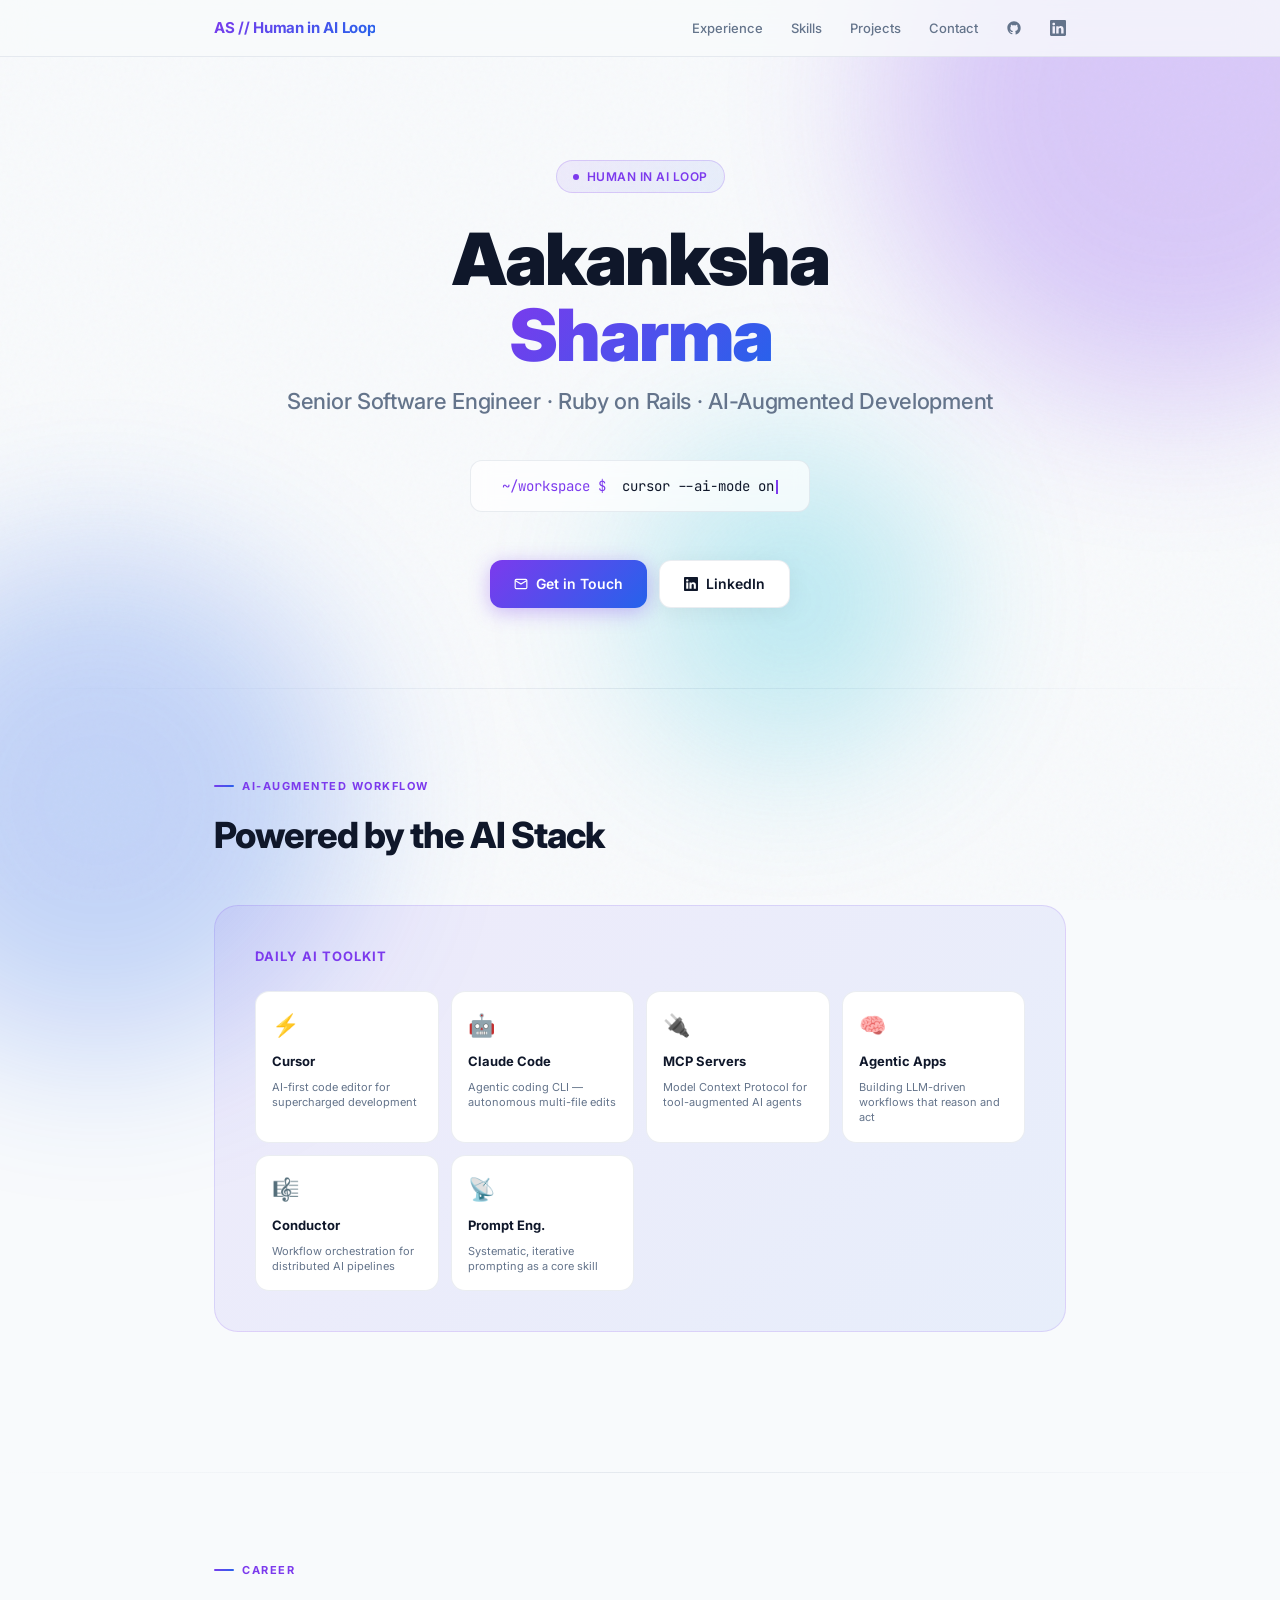
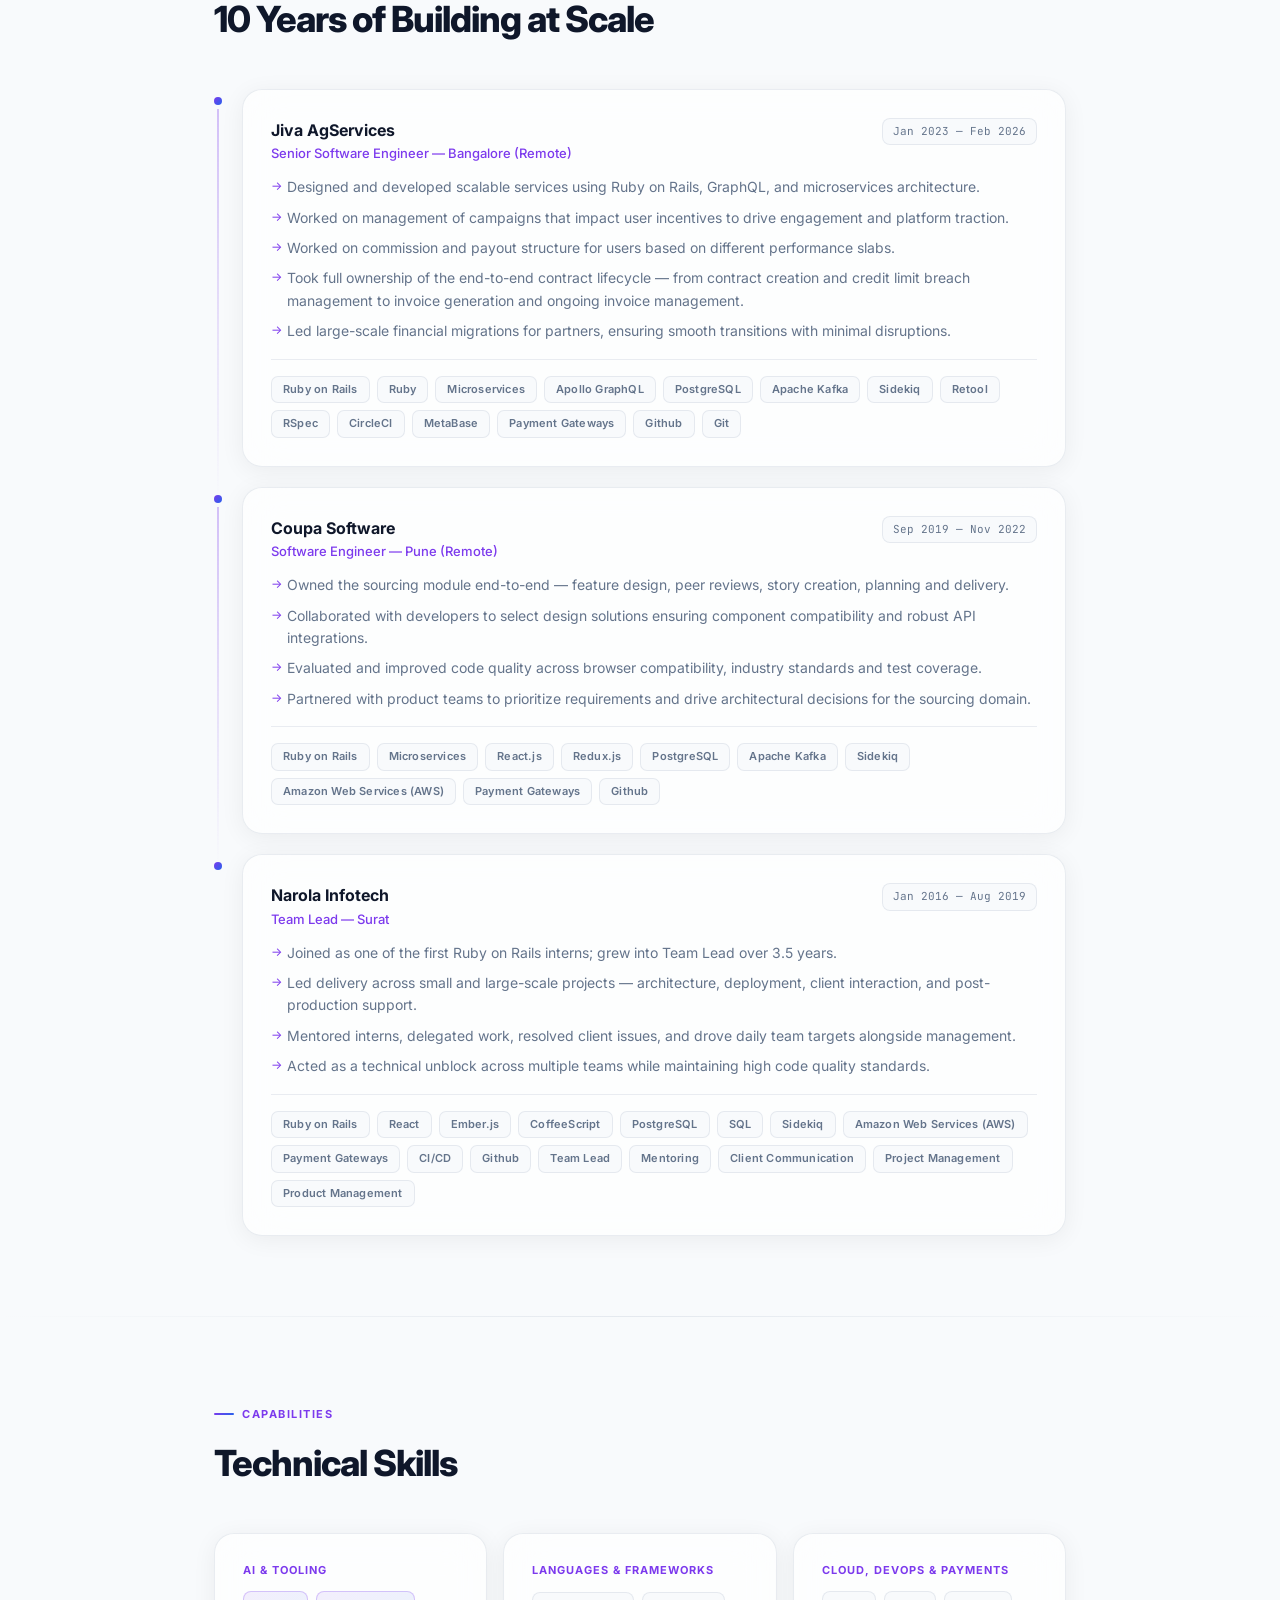
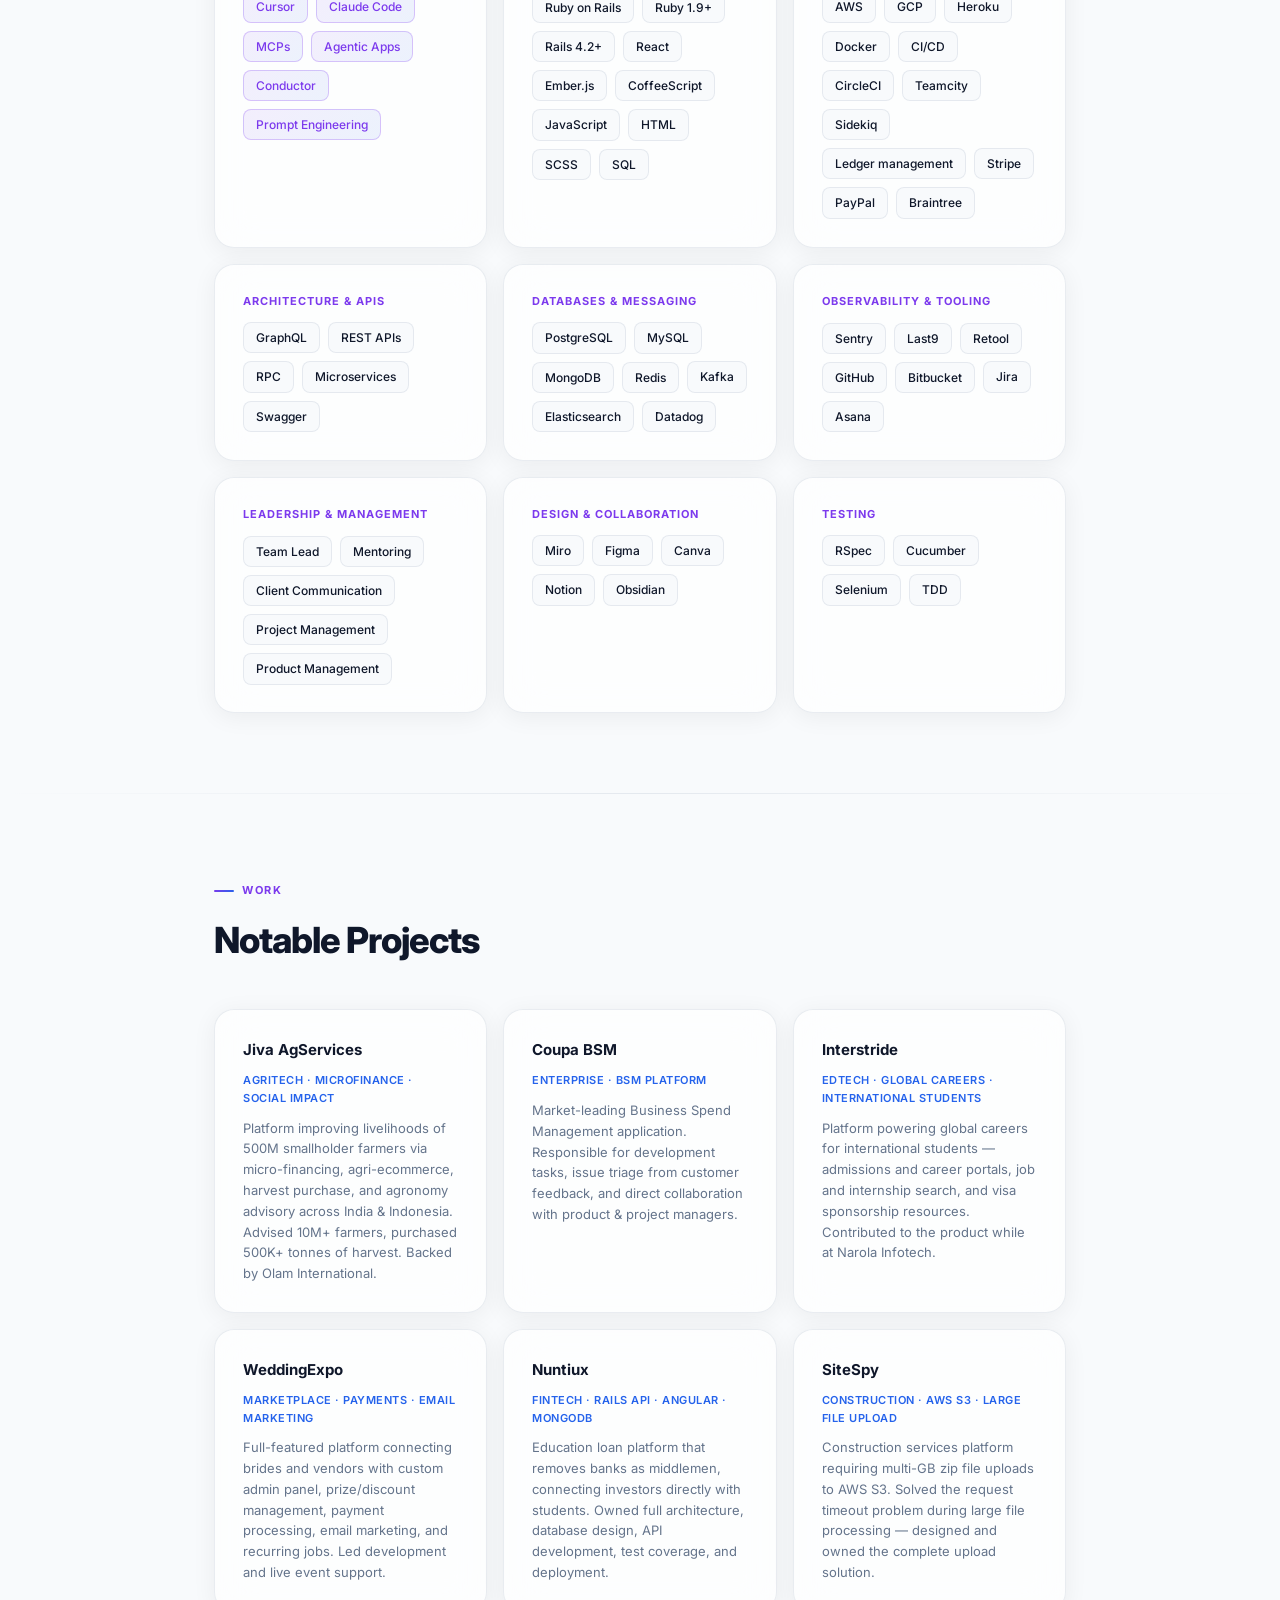
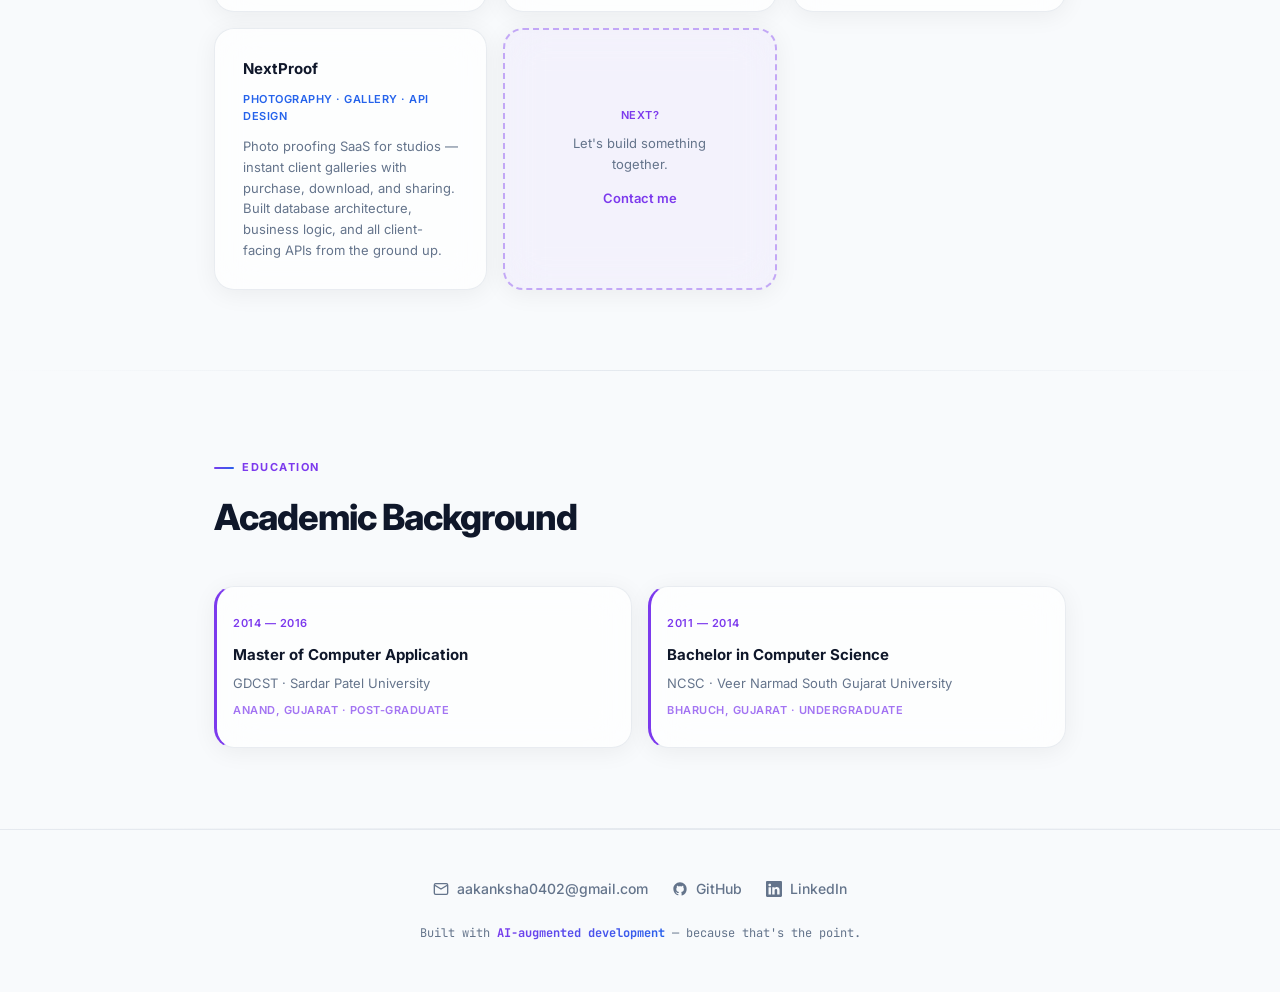
<file: index.html>
<!DOCTYPE html>
<html lang="en">
<head>
  <meta charset="UTF-8" />
  <meta name="viewport" content="width=device-width, initial-scale=1.0" />
  <title>Aakanksha Sharma — Senior Software Engineer | Human in AI Loop</title>

  <!-- Primary Meta -->
  <meta name="description" content="Aakanksha Sharma is a Senior Software Engineer with 10 years of experience in Ruby on Rails, GraphQL, and microservices. AI-augmented developer using Cursor, Claude Code, MCPs, and agentic workflows." />
  <meta name="keywords" content="Aakanksha Sharma, Ruby on Rails developer, Senior Software Engineer, GraphQL, Microservices, AI developer, Cursor, Claude Code, MCP, agentic applications, React, PostgreSQL, Jiva, Coupa Software" />
  <meta name="author" content="Aakanksha Sharma" />
  <meta name="robots" content="index, follow" />
  <meta name="theme-color" content="#7c3aed" />

  <!-- Open Graph / Facebook -->
  <meta property="og:type" content="profile" />
  <meta property="og:title" content="Aakanksha Sharma — Senior Software Engineer | Human in AI Loop" />
  <meta property="og:description" content="10 years of building scalable web applications. Expert in Ruby on Rails, GraphQL & microservices. AI-augmented developer leveraging Cursor, Claude Code, and MCP servers." />
  <meta property="og:site_name" content="Aakanksha Sharma" />
  <meta property="profile:first_name" content="Aakanksha" />
  <meta property="profile:last_name" content="Sharma" />

  <!-- Twitter Card -->
  <meta name="twitter:card" content="summary_large_image" />
  <meta name="twitter:title" content="Aakanksha Sharma — Senior Software Engineer | Human in AI Loop" />
  <meta name="twitter:description" content="10 years of building scalable web applications. Expert in Ruby on Rails, GraphQL & microservices. AI-augmented developer leveraging Cursor, Claude Code, and MCP servers." />
  <meta name="twitter:creator" content="@aakanksha0402" />

  <!-- JSON-LD Structured Data -->
  <script type="application/ld+json">
  {
    "@context": "https://schema.org",
    "@type": "Person",
    "name": "Aakanksha Sharma",
    "jobTitle": "Senior Software Engineer",
    "description": "Senior Software Engineer with 10 years of experience in Ruby on Rails, GraphQL, and microservices. AI-augmented developer using Cursor, Claude Code, and agentic workflows.",
    "email": "aakanksha0402@gmail.com",
    "knowsAbout": [
      "Ruby on Rails", "GraphQL", "Microservices", "React", "PostgreSQL",
      "AI-augmented development", "MCP Servers", "Agentic Applications",
      "Cursor", "Claude Code", "Redis", "Kafka", "Docker", "AWS"
    ],
    "alumniOf": [
      {
        "@type": "EducationalOrganization",
        "name": "GDCST, Anand",
        "description": "Master of Computer Application"
      },
      {
        "@type": "EducationalOrganization",
        "name": "NCSC, Bharuch",
        "description": "Bachelor in Computer Science"
      }
    ],
    "worksFor": {
      "@type": "Organization",
      "name": "Jiva AgServices"
    },
    "hasOccupation": {
      "@type": "Occupation",
      "name": "Software Engineer",
      "occupationLocation": {
        "@type": "Country",
        "name": "India"
      },
      "skills": "Ruby on Rails, GraphQL, React, PostgreSQL, Microservices, AI tooling"
    }
  }
  </script>

  <link rel="preconnect" href="https://fonts.googleapis.com" />
  <link rel="preconnect" href="https://fonts.gstatic.com" crossorigin />
  <link href="https://fonts.googleapis.com/css2?family=Inter:wght@300;400;500;600;700;800;900&family=JetBrains+Mono:wght@400;500&display=swap" rel="stylesheet" />
  <link rel="stylesheet" href="css/styles.css" />
</head>
<body>

  <!-- Orbs -->
  <div class="orb orb-1"></div>
  <div class="orb orb-2"></div>
  <div class="orb orb-3"></div>

  <!-- Nav -->
  <nav id="nav" role="navigation">
    <div class="inner">
      <a href="#" class="logo">AS // Human in AI Loop</a>
      <button type="button" class="nav-toggle" aria-label="Toggle menu" aria-expanded="false" aria-controls="nav-menu">
        <span class="nav-toggle-bar"></span>
        <span class="nav-toggle-bar"></span>
        <span class="nav-toggle-bar"></span>
      </button>
      <div class="nav-menu" id="nav-menu">
        <div class="links">
          <a href="#experience">Experience</a>
          <a href="#skills">Skills</a>
          <a href="#projects">Projects</a>
          <a href="#contact">Contact</a>
          <a href="https://github.com/aakanksha0402" class="nav-icon" target="_blank" rel="noopener noreferrer" aria-label="GitHub">
            <svg width="16" height="16" fill="currentColor" viewBox="0 0 24 24"><path d="M12 2C6.48 2 2 6.48 2 12c0 4.42 2.87 8.17 6.84 9.5.5.09.66-.22.66-.48 0-.24-.01-.87-.01-1.7-2.49.54-3.02-1.2-3.02-1.2-.45-1.16-1.11-1.47-1.11-1.47-.91-.62.07-.61.07-.61 1 .07 1.53 1.04 1.53 1.04.9 1.52 2.36 1.08 2.94.83.09-.65.35-1.08.63-1.33-1.99-.23-4.09-1-4.09-4.45 0-.98.35-1.79.93-2.42-.09-.23-.4-1.15.09-2.39 0 0 .75-.24 2.45.93.71-.2 1.47-.3 2.23-.3.76 0 1.52.1 2.23.3 1.7-1.17 2.45-.93 2.45-.93.49 1.24.18 2.16.09 2.39.58.63.93 1.44.93 2.42 0 3.46-2.1 4.22-4.11 4.45.36.31.68.92.68 1.86 0 1.34-.01 2.42-.01 2.75 0 .27.16.58.67.48A10.01 10.01 0 0 0 22 12c0-5.52-4.48-10-10-10Z"/></svg>
            <span class="nav-label">GitHub</span>
          </a>
          <a href="https://www.linkedin.com/in/aakanksha0402" class="nav-icon" target="_blank" rel="noopener noreferrer" aria-label="LinkedIn">
            <svg xmlns="http://www.w3.org/2000/svg" width="16" height="16" fill="currentColor" viewBox="0 0 16 16" aria-hidden="true"><path d="M0 1.146C0 .513.526 0 1.175 0h13.65C15.474 0 16 .513 16 1.146v13.708c0 .633-.526 1.146-1.175 1.146H1.175C.526 16 0 15.487 0 14.854zm4.943 12.248V6.169H2.542v7.225h2.401zm-1.2-8.212c.837 0 1.358-.554 1.358-1.248-.015-.709-.52-1.248-1.342-1.248-.822 0-1.359.54-1.359 1.248 0 .694.521 1.248 1.327 1.248h.016zm4.908 8.212V9.359c0-.216.016-.432.08-.586.173-.431.568-.878 1.232-.878.869 0 1.216.662 1.216 1.634v3.865h2.401V9.25c0-2.22-1.184-3.252-2.764-3.252-1.274 0-1.845.7-2.165 1.193v.025h-.016a5.54 5.54 0 0 1 .016-.025V6.169h-2.4c.03.678 0 7.225 0 7.225h2.4z"/></svg>
            <span class="nav-label">LinkedIn</span>
          </a>
        </div>
      </div>
    </div>
  </nav>

  <!-- Hero -->
  <div class="container">
    <div class="hero">
      <div class="ai-badge"><span class="dot"></span> Human in AI Loop</div>
      <h1>Aakanksha<br /><span class="highlight">Sharma</span></h1>
      <p class="tagline">Senior Software Engineer &middot; Ruby on Rails &middot; AI-Augmented Development</p>
      <div class="typed-wrapper">
        <span class="prompt">~/workspace $</span>
        <span id="typed-text"></span><span class="cursor-blink"></span>
      </div>
      <div class="hero-cta">
        <a href="mailto:aakanksha0402@gmail.com" class="btn btn-primary">
          <svg width="14" height="14" fill="none" stroke="currentColor" stroke-width="2" viewBox="0 0 24 24"><path d="M4 4h16c1.1 0 2 .9 2 2v12c0 1.1-.9 2-2 2H4c-1.1 0-2-.9-2-2V6c0-1.1.9-2 2-2z"/><polyline points="22,6 12,12 2,6"/></svg>
          Get in Touch
        </a>
        <a href="https://www.linkedin.com/in/aakanksha0402" class="btn btn-secondary" target="_blank" rel="noopener noreferrer">
          <svg xmlns="http://www.w3.org/2000/svg" width="14" height="14" fill="currentColor" viewBox="0 0 16 16" aria-hidden="true"><path d="M0 1.146C0 .513.526 0 1.175 0h13.65C15.474 0 16 .513 16 1.146v13.708c0 .633-.526 1.146-1.175 1.146H1.175C.526 16 0 15.487 0 14.854zm4.943 12.248V6.169H2.542v7.225h2.401zm-1.2-8.212c.837 0 1.358-.554 1.358-1.248-.015-.709-.52-1.248-1.342-1.248-.822 0-1.359.54-1.359 1.248 0 .694.521 1.248 1.327 1.248h.016zm4.908 8.212V9.359c0-.216.016-.432.08-.586.173-.431.568-.878 1.232-.878.869 0 1.216.662 1.216 1.634v3.865h2.401V9.25c0-2.22-1.184-3.252-2.764-3.252-1.274 0-1.845.7-2.165 1.193v.025h-.016a5.54 5.54 0 0 1 .016-.025V6.169h-2.4c.03.678 0 7.225 0 7.225h2.4z"/></svg>
          LinkedIn
        </a>
      </div>
    </div>
  </div>

  <div class="divider"></div>

  <!-- AI Stack Section -->
  <div class="container">
    <section>
      <div class="reveal">
        <div class="section-label">AI-Augmented Workflow</div>
        <h2 class="section-title">Powered by the AI Stack</h2>
      </div>
      <div class="ai-stack reveal">
        <div class="ai-stack-title">Daily AI Toolkit</div>
        <div class="ai-tools-grid">
          <div class="ai-tool">
            <div class="tool-icon">⚡</div>
            <div class="tool-name">Cursor</div>
            <div class="tool-desc">AI-first code editor for supercharged development</div>
          </div>
          <div class="ai-tool">
            <div class="tool-icon">🤖</div>
            <div class="tool-name">Claude Code</div>
            <div class="tool-desc">Agentic coding CLI — autonomous multi-file edits</div>
          </div>
          <div class="ai-tool">
            <div class="tool-icon">🔌</div>
            <div class="tool-name">MCP Servers</div>
            <div class="tool-desc">Model Context Protocol for tool-augmented AI agents</div>
          </div>
          <div class="ai-tool">
            <div class="tool-icon">🧠</div>
            <div class="tool-name">Agentic Apps</div>
            <div class="tool-desc">Building LLM-driven workflows that reason and act</div>
          </div>
          <div class="ai-tool">
            <div class="tool-icon">🎼</div>
            <div class="tool-name">Conductor</div>
            <div class="tool-desc">Workflow orchestration for distributed AI pipelines</div>
          </div>
          <div class="ai-tool">
            <div class="tool-icon">📡</div>
            <div class="tool-name">Prompt Eng.</div>
            <div class="tool-desc">Systematic, iterative prompting as a core skill</div>
          </div>
        </div>
      </div>
    </section>
  </div>

  <div class="divider"></div>

  <!-- Experience -->
  <div class="container">
    <section id="experience">
      <div class="reveal">
        <div class="section-label">Career</div>
        <h2 class="section-title">10 Years of Building at Scale</h2>
      </div>
      <div class="timeline">

        <!-- Jiva -->
        <div class="timeline-item reveal">
          <div class="card">
            <div class="job-header">
              <div>
                <div class="job-company">Jiva AgServices</div>
                <div class="job-role">Senior Software Engineer &mdash; Bangalore (Remote)</div>
              </div>
              <div class="job-date">Jan 2023 &mdash; Feb 2026</div>
            </div>
            <ul class="job-bullets">
              <li>Designed and developed scalable services using Ruby on Rails, GraphQL, and microservices architecture.</li>
              <li>Worked on management of campaigns that impact user incentives to drive engagement and platform traction.</li>
              <li>Worked on commission and payout structure for users based on different performance slabs.</li>
              <li>Took full ownership of the end-to-end contract lifecycle — from contract creation and credit limit breach management to invoice generation and ongoing invoice management.</li>
              <li>Led large-scale financial migrations for partners, ensuring smooth transitions with minimal disruptions.</li>
            </ul>
            <div class="job-skills">
              <span class="job-tag">Ruby on Rails</span>
              <span class="job-tag">Ruby</span>
              <span class="job-tag">Microservices</span>
              <span class="job-tag">Apollo GraphQL</span>
              <span class="job-tag">PostgreSQL</span>
              <span class="job-tag">Apache Kafka</span>
              <span class="job-tag">Sidekiq</span>
              <span class="job-tag">Retool</span>
              <span class="job-tag">RSpec</span>
              <span class="job-tag">CircleCI</span>
              <span class="job-tag">MetaBase</span>
              <span class="job-tag">Payment Gateways</span>
              <span class="job-tag">Github</span>
              <span class="job-tag">Git</span>
            </div>
          </div>
        </div>

        <!-- Coupa -->
        <div class="timeline-item reveal">
          <div class="card">
            <div class="job-header">
              <div>
                <div class="job-company">Coupa Software</div>
                <div class="job-role">Software Engineer &mdash; Pune (Remote)</div>
              </div>
              <div class="job-date">Sep 2019 &mdash; Nov 2022</div>
            </div>
            <ul class="job-bullets">
              <li>Owned the sourcing module end-to-end — feature design, peer reviews, story creation, planning and delivery.</li>
              <li>Collaborated with developers to select design solutions ensuring component compatibility and robust API integrations.</li>
              <li>Evaluated and improved code quality across browser compatibility, industry standards and test coverage.</li>
              <li>Partnered with product teams to prioritize requirements and drive architectural decisions for the sourcing domain.</li>
            </ul>
            <div class="job-skills">
              <span class="job-tag">Ruby on Rails</span>
              <span class="job-tag">Microservices</span>
              <span class="job-tag">React.js</span>
              <span class="job-tag">Redux.js</span>
              <span class="job-tag">PostgreSQL</span>
              <span class="job-tag">Apache Kafka</span>
              <span class="job-tag">Sidekiq</span>
              <span class="job-tag">Amazon Web Services (AWS)</span>
              <span class="job-tag">Payment Gateways</span>
              <span class="job-tag">Github</span>
            </div>
          </div>
        </div>

        <!-- Narola -->
        <div class="timeline-item reveal">
          <div class="card">
            <div class="job-header">
              <div>
                <div class="job-company">Narola Infotech</div>
                <div class="job-role">Team Lead &mdash; Surat</div>
              </div>
              <div class="job-date">Jan 2016 &mdash; Aug 2019</div>
            </div>
            <ul class="job-bullets">
              <li>Joined as one of the first Ruby on Rails interns; grew into Team Lead over 3.5 years.</li>
              <li>Led delivery across small and large-scale projects — architecture, deployment, client interaction, and post-production support.</li>
              <li>Mentored interns, delegated work, resolved client issues, and drove daily team targets alongside management.</li>
              <li>Acted as a technical unblock across multiple teams while maintaining high code quality standards.</li>
            </ul>
            <div class="job-skills">
              <span class="job-tag">Ruby on Rails</span>
              <span class="job-tag">React</span>
              <span class="job-tag">Ember.js</span>
              <span class="job-tag">CoffeeScript</span>
              <span class="job-tag">PostgreSQL</span>
              <span class="job-tag">SQL</span>
              <span class="job-tag">Sidekiq</span>
              <span class="job-tag">Amazon Web Services (AWS)</span>
              <span class="job-tag">Payment Gateways</span>
              <span class="job-tag">CI/CD</span>
              <span class="job-tag">Github</span>
              <span class="job-tag">Team Lead</span>
              <span class="job-tag">Mentoring</span>
              <span class="job-tag">Client Communication</span>
              <span class="job-tag">Project Management</span>
              <span class="job-tag">Product Management</span>
            </div>
          </div>
        </div>

      </div>
    </section>
  </div>

  <div class="divider"></div>

  <!-- Skills -->
  <div class="container">
    <section id="skills">
      <div class="reveal">
        <div class="section-label">Capabilities</div>
        <h2 class="section-title">Technical Skills</h2>
      </div>
      <div class="skills-grid">
        <div class="card skill-card reveal">
          <div class="skill-category">AI &amp; Tooling</div>
          <div class="skill-tags">
            <span class="tag ai-tag">Cursor</span>
            <span class="tag ai-tag">Claude Code</span>
            <span class="tag ai-tag">MCPs</span>
            <span class="tag ai-tag">Agentic Apps</span>
            <span class="tag ai-tag">Conductor</span>
            <span class="tag ai-tag">Prompt Engineering</span>
          </div>
        </div>
        <div class="card skill-card reveal">
          <div class="skill-category">Languages &amp; Frameworks</div>
          <div class="skill-tags">
            <span class="tag">Ruby on Rails</span>
            <span class="tag">Ruby 1.9+</span>
            <span class="tag">Rails 4.2+</span>
            <span class="tag">React</span>
            <span class="tag">Ember.js</span>
            <span class="tag">CoffeeScript</span>
            <span class="tag">JavaScript</span>
            <span class="tag">HTML</span>
            <span class="tag">SCSS</span>
            <span class="tag">SQL</span>
          </div>
        </div>
        <div class="card skill-card reveal">
          <div class="skill-category">Cloud, DevOps &amp; Payments</div>
          <div class="skill-tags">
            <span class="tag">AWS</span>
            <span class="tag">GCP</span>
            <span class="tag">Heroku</span>
            <span class="tag">Docker</span>
            <span class="tag">CI/CD</span>
            <span class="tag">CircleCI</span>
            <span class="tag">Teamcity</span>
            <span class="tag">Sidekiq</span>
            <span class="tag">Ledger management</span>
            <span class="tag">Stripe</span>
            <span class="tag">PayPal</span>
            <span class="tag">Braintree</span>
          </div>
        </div>
        <div class="card skill-card reveal">
          <div class="skill-category">Architecture &amp; APIs</div>
          <div class="skill-tags">
            <span class="tag">GraphQL</span>
            <span class="tag">REST APIs</span>
            <span class="tag">RPC</span>
            <span class="tag">Microservices</span>
            <span class="tag">Swagger</span>
          </div>
        </div>
        <div class="card skill-card reveal">
          <div class="skill-category">Databases &amp; Messaging</div>
          <div class="skill-tags">
            <span class="tag">PostgreSQL</span>
            <span class="tag">MySQL</span>
            <span class="tag">MongoDB</span>
            <span class="tag">Redis</span>
            <span class="tag">Kafka</span>
            <span class="tag">Elasticsearch</span>
            <span class="tag">Datadog</span>
          </div>
        </div>
        <div class="card skill-card reveal">
          <div class="skill-category">Observability &amp; Tooling</div>
          <div class="skill-tags">
            <span class="tag">Sentry</span>
            <span class="tag">Last9</span>
            <span class="tag">Retool</span>
            <span class="tag">GitHub</span>
            <span class="tag">Bitbucket</span>
            <span class="tag">Jira</span>
            <span class="tag">Asana</span>
          </div>
        </div>
        <div class="card skill-card reveal">
          <div class="skill-category">Leadership &amp; Management</div>
          <div class="skill-tags">
            <span class="tag">Team Lead</span>
            <span class="tag">Mentoring</span>
            <span class="tag">Client Communication</span>
            <span class="tag">Project Management</span>
            <span class="tag">Product Management</span>
          </div>
        </div>
        <div class="card skill-card reveal">
          <div class="skill-category">Design &amp; Collaboration</div>
          <div class="skill-tags">
            <span class="tag">Miro</span>
            <span class="tag">Figma</span>
            <span class="tag">Canva</span>
            <span class="tag">Notion</span>
            <span class="tag">Obsidian</span>
          </div>
        </div>
        <div class="card skill-card reveal">
          <div class="skill-category">Testing</div>
          <div class="skill-tags">
            <span class="tag">RSpec</span>
            <span class="tag">Cucumber</span>
            <span class="tag">Selenium</span>
            <span class="tag">TDD</span>
          </div>
        </div>
      </div>
    </section>
  </div>

  <div class="divider"></div>

  <!-- Projects -->
  <div class="container">
    <section id="projects">
      <div class="reveal">
        <div class="section-label">Work</div>
        <h2 class="section-title">Notable Projects</h2>
      </div>
      <div class="projects-grid">
        <div class="card project-card reveal">
          <div class="project-name">Jiva AgServices</div>
          <div class="project-highlight">AgriTech · Microfinance · Social Impact</div>
          <p>Platform improving livelihoods of 500M smallholder farmers via micro-financing, agri-ecommerce, harvest purchase, and agronomy advisory across India &amp; Indonesia. Advised 10M+ farmers, purchased 500K+ tonnes of harvest. Backed by Olam International.</p>
        </div>
        <div class="card project-card reveal">
          <div class="project-name">Coupa BSM</div>
          <div class="project-highlight">Enterprise · BSM Platform</div>
          <p>Market-leading Business Spend Management application. Responsible for development tasks, issue triage from customer feedback, and direct collaboration with product &amp; project managers.</p>
        </div>
        <div class="card project-card reveal">
          <div class="project-name">Interstride</div>
          <div class="project-highlight">EdTech · Global Careers · International Students</div>
          <p>Platform powering global careers for international students — admissions and career portals, job and internship search, and visa sponsorship resources. Contributed to the product while at Narola Infotech.</p>
        </div>
        <div class="card project-card reveal">
          <div class="project-name">WeddingExpo</div>
          <div class="project-highlight">Marketplace · Payments · Email Marketing</div>
          <p>Full-featured platform connecting brides and vendors with custom admin panel, prize/discount management, payment processing, email marketing, and recurring jobs. Led development and live event support.</p>
        </div>
        <div class="card project-card reveal">
          <div class="project-name">Nuntiux</div>
          <div class="project-highlight">Fintech · Rails API · Angular · MongoDB</div>
          <p>Education loan platform that removes banks as middlemen, connecting investors directly with students. Owned full architecture, database design, API development, test coverage, and deployment.</p>
        </div>
        <div class="card project-card reveal">
          <div class="project-name">SiteSpy</div>
          <div class="project-highlight">Construction · AWS S3 · Large File Upload</div>
          <p>Construction services platform requiring multi-GB zip file uploads to AWS S3. Solved the request timeout problem during large file processing — designed and owned the complete upload solution.</p>
        </div>
        <div class="card project-card reveal">
          <div class="project-name">NextProof</div>
          <div class="project-highlight">Photography · Gallery · API Design</div>
          <p>Photo proofing SaaS for studios — instant client galleries with purchase, download, and sharing. Built database architecture, business logic, and all client-facing APIs from the ground up.</p>
        </div>
        <a href="#contact" class="card project-card project-card-cta reveal">
          <div class="project-card-cta-inner">
            <span class="project-card-cta-label">Next?</span>
            <p class="project-card-cta-text">Let's build something together.</p>
            <span class="project-card-cta-link">Contact me</span>
          </div>
        </a>
      </div>
    </section>
  </div>

  <div class="divider"></div>

  <!-- Education -->
  <div class="container">
    <section>
      <div class="reveal">
        <div class="section-label">Education</div>
        <h2 class="section-title">Academic Background</h2>
      </div>
      <div class="edu-grid">
        <div class="card edu-card reveal">
          <div class="edu-year">2014 &mdash; 2016</div>
          <div class="degree">Master of Computer Application</div>
          <div class="school">GDCST · Sardar Patel University</div>
          <div class="edu-meta">Anand, Gujarat · Post-Graduate</div>
        </div>
        <div class="card edu-card reveal">
          <div class="edu-year">2011 &mdash; 2014</div>
          <div class="degree">Bachelor in Computer Science</div>
          <div class="school">NCSC · Veer Narmad South Gujarat University</div>
          <div class="edu-meta">Bharuch, Gujarat · Undergraduate</div>
        </div>
      </div>
    </section>
  </div>

  <div class="divider"></div>

  <!-- Footer / Contact -->
  <footer id="contact">
    <div class="container">
      <div class="contact-line">
        <a href="mailto:aakanksha0402@gmail.com" class="contact-link">
          <svg width="16" height="16" fill="none" stroke="currentColor" stroke-width="2" viewBox="0 0 24 24"><path d="M4 4h16c1.1 0 2 .9 2 2v12c0 1.1-.9 2-2 2H4c-1.1 0-2-.9-2-2V6c0-1.1.9-2 2-2z"/><polyline points="22,6 12,12 2,6"/></svg>
          aakanksha0402@gmail.com
        </a>
        <a href="https://github.com/aakanksha0402" class="contact-link" target="_blank" rel="noopener noreferrer">
          <svg width="16" height="16" fill="currentColor" viewBox="0 0 24 24"><path d="M12 2C6.48 2 2 6.48 2 12c0 4.42 2.87 8.17 6.84 9.5.5.09.66-.22.66-.48 0-.24-.01-.87-.01-1.7-2.49.54-3.02-1.2-3.02-1.2-.45-1.16-1.11-1.47-1.11-1.47-.91-.62.07-.61.07-.61 1 .07 1.53 1.04 1.53 1.04.9 1.52 2.36 1.08 2.94.83.09-.65.35-1.08.63-1.33-1.99-.23-4.09-1-4.09-4.45 0-.98.35-1.79.93-2.42-.09-.23-.4-1.15.09-2.39 0 0 .75-.24 2.45.93.71-.2 1.47-.3 2.23-.3.76 0 1.52.1 2.23.3 1.7-1.17 2.45-.93 2.45-.93.49 1.24.18 2.16.09 2.39.58.63.93 1.44.93 2.42 0 3.46-2.1 4.22-4.11 4.45.36.31.68.92.68 1.86 0 1.34-.01 2.42-.01 2.75 0 .27.16.58.67.48A10.01 10.01 0 0 0 22 12c0-5.52-4.48-10-10-10Z"/></svg>
          GitHub
        </a>
        <a href="https://www.linkedin.com/in/aakanksha0402" class="contact-link" target="_blank" rel="noopener noreferrer">
          <svg xmlns="http://www.w3.org/2000/svg" width="16" height="16" fill="currentColor" viewBox="0 0 16 16" aria-hidden="true"><path d="M0 1.146C0 .513.526 0 1.175 0h13.65C15.474 0 16 .513 16 1.146v13.708c0 .633-.526 1.146-1.175 1.146H1.175C.526 16 0 15.487 0 14.854zm4.943 12.248V6.169H2.542v7.225h2.401zm-1.2-8.212c.837 0 1.358-.554 1.358-1.248-.015-.709-.52-1.248-1.342-1.248-.822 0-1.359.54-1.359 1.248 0 .694.521 1.248 1.327 1.248h.016zm4.908 8.212V9.359c0-.216.016-.432.08-.586.173-.431.568-.878 1.232-.878.869 0 1.216.662 1.216 1.634v3.865h2.401V9.25c0-2.22-1.184-3.252-2.764-3.252-1.274 0-1.845.7-2.165 1.193v.025h-.016a5.54 5.54 0 0 1 .016-.025V6.169h-2.4c.03.678 0 7.225 0 7.225h2.4z"/></svg>
          LinkedIn
        </a>
      </div>
      <p class="made-with">Built with <span>AI-augmented development</span> &mdash; because that's the point.</p>
    </div>
  </footer>

  <script>
    // ── Typing animation ──
    const lines = [
      'cursor --ai-mode on',
      'claude "build the future"',
      'mcp connect --tools all',
      'rails s --env=production',
      'git commit -m "feat: shipped with AI"',
    ];
    let lineIdx = 0, charIdx = 0, deleting = false;
    const el = document.getElementById('typed-text');

    function type() {
      const current = lines[lineIdx];
      if (!deleting) {
        el.textContent = current.slice(0, ++charIdx);
        if (charIdx === current.length) {
          deleting = true;
          setTimeout(type, 2000);
          return;
        }
        setTimeout(type, 60);
      } else {
        el.textContent = current.slice(0, --charIdx);
        if (charIdx === 0) {
          deleting = false;
          lineIdx = (lineIdx + 1) % lines.length;
          setTimeout(type, 400);
          return;
        }
        setTimeout(type, 30);
      }
    }
    setTimeout(type, 800);

    // ── Scroll reveal ──
    const observer = new IntersectionObserver(
      entries => entries.forEach(e => { if (e.isIntersecting) e.target.classList.add('visible'); }),
      { threshold: 0.1, rootMargin: '0px 0px -40px 0px' }
    );
    document.querySelectorAll('.reveal').forEach(el => observer.observe(el));

    // ── Mobile nav toggle ──
    const nav = document.getElementById('nav');
    const navToggle = document.querySelector('.nav-toggle');
    const navMenu = document.getElementById('nav-menu');
    if (navToggle && navMenu) {
      navToggle.addEventListener('click', function () {
        const open = nav.classList.toggle('is-open');
        navToggle.setAttribute('aria-expanded', open);
      });
      navMenu.querySelectorAll('a').forEach(function (a) {
        a.addEventListener('click', function () {
          nav.classList.remove('is-open');
          navToggle.setAttribute('aria-expanded', 'false');
        });
      });
    }
  </script>
</body>
</html>
</file>
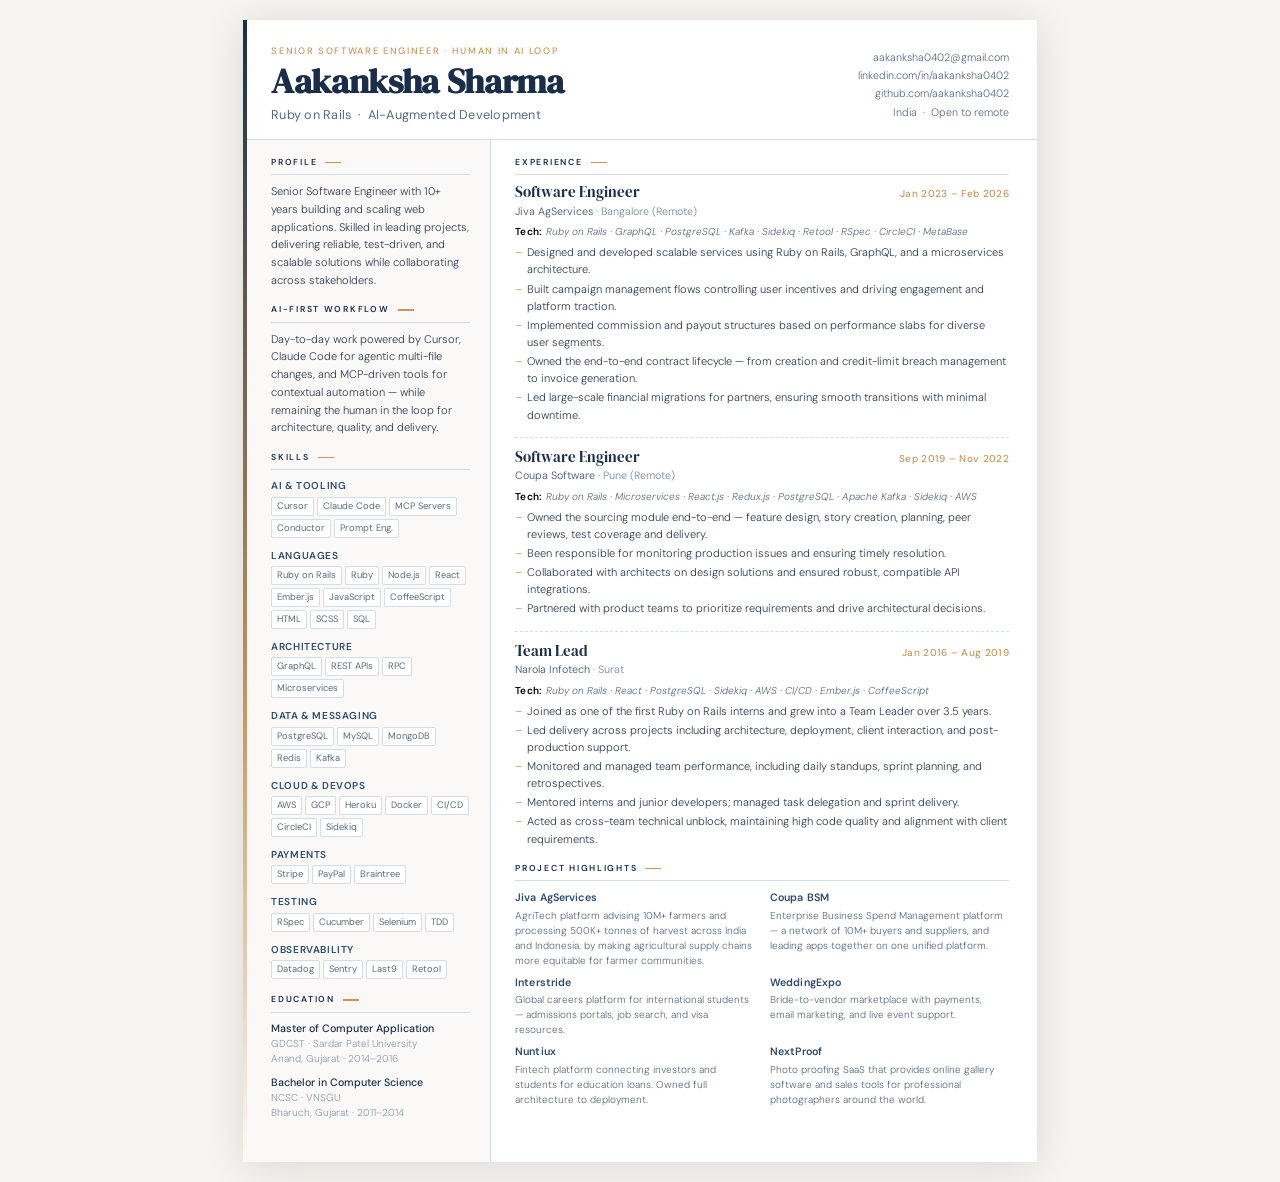
<file: template.html>
<!DOCTYPE html>
<html lang="en">
<head>
<meta charset="UTF-8">
<meta name="viewport" content="width=device-width, initial-scale=1.0">
<title>Aakanksha Sharma — Resume</title>
<link href="https://fonts.googleapis.com/css2?family=DM+Serif+Display:ital@0;1&family=DM+Sans:ital,opsz,wght@0,9..40,300;0,9..40,400;0,9..40,500;0,9..40,600;1,9..40,300&display=swap" rel="stylesheet">
<style>
  /* ── RESET & BASE ─────────────────────────────────────────────────── */
  *, *::before, *::after { box-sizing: border-box; margin: 0; padding: 0; }

  :root {
    --navy:     #1a2e4a;
    --navy-mid: #2c4a6e;
    --accent:   #c8965a;
    --slate:    #5a6a7e;
    --muted:    #8a99aa;
    --body:     #2e3c4e;
    --rule:     #d4dce6;
    --bg:       #f7f5f2;
    --white:    #ffffff;
    --col-gap:  24px;
  }

  html { font-size: 10pt; }

  body {
    font-family: 'DM Sans', sans-serif;
    font-weight: 300;
    color: var(--body);
    background: var(--bg);
    line-height: 1.55;
  }

  /* ── PAGE WRAPPER ─────────────────────────────────────────────────── */
  .page {
    width: 210mm;
    min-height: 297mm;
    margin: 0 auto;
    background: var(--white);
    position: relative;
    overflow: hidden;
  }

  /* ── DECORATIVE VERTICAL STRIPE ───────────────────────────────────── */
  .page::before {
    content: '';
    position: absolute;
    top: 0; left: 0;
    width: 4px;
    height: 100%;
    background: linear-gradient(180deg, var(--navy) 0%, var(--accent) 60%, transparent 100%);
  }

  /* ── HEADER ───────────────────────────────────────────────────────── */
  .header {
    display: grid;
    grid-template-columns: 1fr auto;
    align-items: end;
    padding: 24px 28px 14px 28px;
    border-bottom: 1px solid var(--rule);
    gap: 20px;
  }

  .label {
    font-size: 7pt;
    font-weight: 500;
    letter-spacing: 0.18em;
    text-transform: uppercase;
    color: var(--accent);
    margin-bottom: 6px;
    display: block;
  }

  .name {
    font-family: 'DM Serif Display', serif;
    font-size: 26pt;
    color: var(--navy);
    line-height: 1.0;
    letter-spacing: -0.01em;
    margin-bottom: 6px;
  }

  .title-line {
    font-size: 9.5pt;
    color: var(--slate);
    font-weight: 400;
    letter-spacing: 0.02em;
  }

  .header-right {
    text-align: right;
    padding-bottom: 4px;
  }

  .contact-item {
    font-size: 8pt;
    color: var(--slate);
    line-height: 1.7;
    font-weight: 300;
  }

  .contact-item a {
    color: var(--slate);
    text-decoration: none;
  }

  .contact-item a:hover { color: var(--accent); }

  /* ── MAIN LAYOUT ──────────────────────────────────────────────────── */
  .main {
    display: grid;
    grid-template-columns: 1fr 2.2fr;
    gap: 0;
    min-height: calc(297mm - 100px);
  }

  /* ── LEFT COLUMN ──────────────────────────────────────────────────── */
  .col-left {
    padding: 16px 20px 22px 28px;
    border-right: 1px solid var(--rule);
    background: #faf9f7;
  }

  /* ── RIGHT COLUMN ─────────────────────────────────────────────────── */
  .col-right {
    padding: 16px 28px 22px 24px;
  }

  /* ── SECTION ──────────────────────────────────────────────────────── */
  .section { margin-bottom: 14px; }
  .section:last-child { margin-bottom: 0; }

  .section-title {
    font-size: 6.5pt;
    font-weight: 600;
    letter-spacing: 0.2em;
    text-transform: uppercase;
    color: var(--navy);
    margin-bottom: 8px;
    padding-bottom: 5px;
    border-bottom: 1px solid var(--rule);
    display: flex;
    align-items: center;
    gap: 8px;
  }

  .section-title::after {
    content: '';
    display: inline-block;
    width: 16px;
    height: 1.5px;
    background: var(--accent);
    flex-shrink: 0;
  }

  /* ── SUMMARY ──────────────────────────────────────────────────────── */
  .summary p {
    font-size: 8.3pt;
    color: var(--body);
    line-height: 1.6;
    font-weight: 300;
  }

  /* ── SKILLS (left col) ────────────────────────────────────────────── */
  .skill-group { margin-bottom: 10px; }
  .skill-group:last-child { margin-bottom: 0; }

  .skill-cat {
    font-size: 7.5pt;
    font-weight: 600;
    color: var(--navy-mid);
    margin-bottom: 3px;
    text-transform: uppercase;
    letter-spacing: 0.06em;
  }

  .skill-tags {
    display: flex;
    flex-wrap: wrap;
    gap: 3px;
  }

  .tag {
    font-size: 7pt;
    font-weight: 400;
    color: var(--slate);
    background: var(--white);
    border: 1px solid var(--rule);
    border-radius: 2px;
    padding: 1px 5px;
    line-height: 1.6;
  }

  /* ── EDUCATION (left col) ─────────────────────────────────────────── */
  .edu-item { margin-bottom: 9px; }
  .edu-item:last-child { margin-bottom: 0; }

  .edu-degree {
    font-size: 8pt;
    font-weight: 500;
    color: var(--navy);
    line-height: 1.4;
  }

  .edu-detail {
    font-size: 7.5pt;
    color: var(--muted);
    line-height: 1.5;
  }

  /* ── AI SECTION (left col) ────────────────────────────────────────── */
  .ai-text {
    font-size: 7.8pt;
    color: var(--slate);
    line-height: 1.6;
    font-style: italic;
    font-weight: 300;
  }

  /* ── JOB ENTRY ────────────────────────────────────────────────────── */
  .job { margin-bottom: 10px; padding-bottom: 8px; border-bottom: 1px dashed var(--rule); }
  .job:last-child { margin-bottom: 0; padding-bottom: 0; border-bottom: none; }

  .job-header {
    display: flex;
    justify-content: space-between;
    align-items: baseline;
    margin-bottom: 1px;
    gap: 8px;
  }

  .job-title {
    font-family: 'DM Serif Display', serif;
    font-size: 11.5pt;
    color: var(--navy);
    line-height: 1.2;
  }

  .job-period {
    font-size: 7.5pt;
    color: var(--accent);
    font-weight: 500;
    white-space: nowrap;
    letter-spacing: 0.03em;
  }

  .job-company {
    font-size: 8pt;
    color: var(--slate);
    margin-bottom: 6px;
    font-weight: 400;
  }

  .job-company em {
    font-style: normal;
    color: var(--muted);
  }

  .bullets { list-style: none; margin-bottom: 5px; }

  .bullets li {
    font-size: 8.3pt;
    color: var(--body);
    line-height: 1.55;
    padding-left: 12px;
    position: relative;
    margin-bottom: 2px;
    font-weight: 300;
  }

  .bullets li::before {
    content: '–';
    position: absolute;
    left: 0;
    color: var(--accent);
    font-weight: 400;
  }

  .tech-line {
    font-size: 7.5pt;
    color: var(--slate);
    font-style: italic;
    line-height: 1.4;
    margin-bottom: 5px;
  }

  .tech-line .tech-prefix {
    font-style: normal;
    font-weight: 600;
    color: #000;
    letter-spacing: 0.03em;
  }

  /* ── PROJECTS ─────────────────────────────────────────────────────── */
  .projects-grid {
    display: grid;
    grid-template-columns: 1fr 1fr;
    gap: 6px 16px;
  }

  .project-item {}

  .project-name {
    font-size: 8pt;
    font-weight: 600;
    color: var(--navy-mid);
    margin-bottom: 2px;
    letter-spacing: 0.01em;
  }

  .project-desc {
    font-size: 7.5pt;
    color: var(--slate);
    line-height: 1.5;
    font-weight: 300;
  }

  /* ── PRINT STYLES ─────────────────────────────────────────────────── */
  @media print {
    @page {
      size: A4;
      margin: 0;
    }

    html, body {
      width: 210mm;
      height: 297mm;
      font-size: 10pt;
      background: white;
      -webkit-print-color-adjust: exact;
      print-color-adjust: exact;
    }

    body { background: white; }

    .page {
      width: 210mm;
      min-height: 297mm;
      margin: 0;
      box-shadow: none;
    }
  }

  /* ── SCREEN SHADOW ────────────────────────────────────────────────── */
  @media screen {
    body { padding: 20px; }
    .page { box-shadow: 0 4px 40px rgba(0,0,0,0.12); }
  }
</style>
</head>
<body>
<div class="page">

  <!-- HEADER -->
  <header class="header">
    <div class="header-left">
      <span class="label">Senior Software Engineer · Human in AI Loop</span>
      <h1 class="name">Aakanksha Sharma</h1>
      <p class="title-line">Ruby on Rails &nbsp;·&nbsp; AI-Augmented Development</p>
    </div>
    <div class="header-right">
      <div class="contact-item"><a href="mailto:aakanksha0402@gmail.com">aakanksha0402@gmail.com</a></div>
      <div class="contact-item"><a href="https://linkedin.com/in/aakanksha0402">linkedin.com/in/aakanksha0402</a></div>
      <div class="contact-item"><a href="https://github.com/aakanksha0402">github.com/aakanksha0402</a></div>
      <div class="contact-item">India &nbsp;·&nbsp; Open to remote</div>
    </div>
  </header>

  <!-- MAIN -->
  <div class="main">

    <!-- LEFT COLUMN -->
    <aside class="col-left">

      <!-- SUMMARY -->
      <div class="section summary">
        <h2 class="section-title">Profile</h2>
        <p>Senior Software Engineer with 10+ years building and scaling web applications. Skilled in leading projects, delivering reliable, test-driven, and scalable solutions while collaborating across stakeholders.</p>
      </div>

      <!-- AI AUGMENTED -->
      <div class="section summary">
        <h2 class="section-title">AI-First Workflow</h2>
        <p>Day-to-day work powered by Cursor, Claude Code for agentic multi-file changes, and MCP-driven tools for contextual automation — while remaining the human in the loop for architecture, quality, and delivery.</p>
      </div>

      <!-- SKILLS -->
      <div class="section">
        <h2 class="section-title">Skills</h2>

        <div class="skill-group">
          <div class="skill-cat">AI & Tooling</div>
          <div class="skill-tags">
            <span class="tag">Cursor</span><span class="tag">Claude Code</span><span class="tag">MCP Servers</span><span class="tag">Conductor</span><span class="tag">Prompt Eng.</span>
          </div>
        </div>

        <div class="skill-group">
          <div class="skill-cat">Languages</div>
          <div class="skill-tags">
            <span class="tag">Ruby on Rails</span><span class="tag">Ruby</span><span class="tag">Node.js</span><span class="tag">React</span><span class="tag">Ember.js</span><span class="tag">JavaScript</span><span class="tag">CoffeeScript</span><span class="tag">HTML</span><span class="tag">SCSS</span><span class="tag">SQL</span>
          </div>
        </div>

        <div class="skill-group">
          <div class="skill-cat">Architecture</div>
          <div class="skill-tags">
            <span class="tag">GraphQL</span><span class="tag">REST APIs</span><span class="tag">RPC</span><span class="tag">Microservices</span>
          </div>
        </div>

        <div class="skill-group">
          <div class="skill-cat">Data & Messaging</div>
          <div class="skill-tags">
            <span class="tag">PostgreSQL</span><span class="tag">MySQL</span><span class="tag">MongoDB</span><span class="tag">Redis</span><span class="tag">Kafka</span>
          </div>
        </div>

        <div class="skill-group">
          <div class="skill-cat">Cloud & DevOps</div>
          <div class="skill-tags">
            <span class="tag">AWS</span><span class="tag">GCP</span><span class="tag">Heroku</span><span class="tag">Docker</span><span class="tag">CI/CD</span><span class="tag">CircleCI</span><span class="tag">Sidekiq</span>
          </div>
        </div>

        <div class="skill-group">
          <div class="skill-cat">Payments</div>
          <div class="skill-tags">
            <span class="tag">Stripe</span><span class="tag">PayPal</span><span class="tag">Braintree</span>
          </div>
        </div>

        <div class="skill-group">
          <div class="skill-cat">Testing</div>
          <div class="skill-tags">
            <span class="tag">RSpec</span><span class="tag">Cucumber</span><span class="tag">Selenium</span><span class="tag">TDD</span>
          </div>
        </div>

        <div class="skill-group">
          <div class="skill-cat">Observability</div>
          <div class="skill-tags">
            <span class="tag">Datadog</span><span class="tag">Sentry</span><span class="tag">Last9</span><span class="tag">Retool</span>
          </div>
        </div>
      </div>

      <!-- EDUCATION -->
      <div class="section">
        <h2 class="section-title">Education</h2>
        <div class="edu-item">
          <div class="edu-degree">Master of Computer Application</div>
          <div class="edu-detail">GDCST · Sardar Patel University<br>Anand, Gujarat · 2014–2016</div>
        </div>
        <div class="edu-item">
          <div class="edu-degree">Bachelor in Computer Science</div>
          <div class="edu-detail">NCSC · VNSGU<br>Bharuch, Gujarat · 2011–2014</div>
        </div>
      </div>

    </aside>

    <!-- RIGHT COLUMN -->
    <main class="col-right">

      <!-- EXPERIENCE -->
      <div class="section">
        <h2 class="section-title">Experience</h2>

        <div class="job">
          <div class="job-header">
            <div class="job-title">Software Engineer</div>
            <div class="job-period">Jan 2023 – Feb 2026</div>
          </div>
          <div class="job-company">Jiva AgServices <em>· Bangalore (Remote)</em></div>
          <div class="tech-line"><span class="tech-prefix">Tech:</span> Ruby on Rails · GraphQL · PostgreSQL · Kafka · Sidekiq · Retool · RSpec · CircleCI · MetaBase</div>
          <ul class="bullets">
            <li>Designed and developed scalable services using Ruby on Rails, GraphQL, and a microservices architecture.</li>
            <li>Built campaign management flows controlling user incentives and driving engagement and platform traction.</li>
            <li>Implemented commission and payout structures based on performance slabs for diverse user segments.</li>
            <li>Owned the end-to-end contract lifecycle — from creation and credit-limit breach management to invoice generation.</li>
            <li>Led large-scale financial migrations for partners, ensuring smooth transitions with minimal downtime.</li>
          </ul>
        </div>

        <div class="job">
          <div class="job-header">
            <div class="job-title">Software Engineer</div>
            <div class="job-period">Sep 2019 – Nov 2022</div>
          </div>
          <div class="job-company">Coupa Software <em>· Pune (Remote)</em></div>
          <div class="tech-line"><span class="tech-prefix">Tech:</span> Ruby on Rails · Microservices · React.js · Redux.js · PostgreSQL · Apache Kafka · Sidekiq · AWS</div>
          <ul class="bullets">
            <li>Owned the sourcing module end-to-end — feature design, story creation, planning, peer reviews, test coverage and delivery.</li>
            <li>Been responsible for monitoring production issues and ensuring timely resolution.</li>
            <li>Collaborated with architects on design solutions and ensured robust, compatible API integrations.</li>
            <li>Partnered with product teams to prioritize requirements and drive architectural decisions.</li>
          </ul>
        </div>

        <div class="job">
          <div class="job-header">
            <div class="job-title">Team Lead</div>
            <div class="job-period">Jan 2016 – Aug 2019</div>
          </div>
          <div class="job-company">Narola Infotech <em>· Surat</em></div>
          <div class="tech-line"><span class="tech-prefix">Tech:</span> Ruby on Rails · React · PostgreSQL · Sidekiq · AWS · CI/CD · Ember.js · CoffeeScript</div>
          <ul class="bullets">
            <li>Joined as one of the first Ruby on Rails interns and grew into a Team Leader over 3.5 years.</li>
            <li>Led delivery across projects including architecture, deployment, client interaction, and post-production support.</li>
            <li>Monitored and managed team performance, including daily standups, sprint planning, and retrospectives.</li>
            <li>Mentored interns and junior developers; managed task delegation and sprint delivery.</li>
            <li>Acted as cross-team technical unblock, maintaining high code quality and alignment with client requirements.</li>
          </ul>
        </div>
      </div>

      <!-- PROJECTS -->
      <div class="section">
        <h2 class="section-title">Project Highlights</h2>
        <div class="projects-grid">
          <div class="project-item">
            <div class="project-name">Jiva AgServices</div>
            <div class="project-desc">AgriTech platform advising 10M+ farmers and processing 500K+ tonnes of harvest across India and Indonesia.  by making agricultural supply chains more equitable for farmer communities.</div>
          </div>
          <div class="project-item">
            <div class="project-name">Coupa BSM</div>
            <div class="project-desc">Enterprise Business Spend Management platform — a network of 10M+ buyers and suppliers, and leading apps together on one unified platform.</div>
          </div>
          <div class="project-item">
            <div class="project-name">Interstride</div>
            <div class="project-desc">Global careers platform for international students — admissions portals, job search, and visa resources.</div>
          </div>
          <div class="project-item">
            <div class="project-name">WeddingExpo</div>
            <div class="project-desc">Bride-to-vendor marketplace with payments, email marketing, and live event support.</div>
          </div>
          <div class="project-item">
            <div class="project-name">Nuntiux</div>
            <div class="project-desc">Fintech platform connecting investors and students for education loans. Owned full architecture to deployment.</div>
          </div>
          <div class="project-item">
            <div class="project-name">NextProof</div>
            <div class="project-desc">Photo proofing SaaS that provides online gallery software and sales tools for professional photographers around the world.</div>
          </div>
        </div>
      </div>

    </main>
  </div>
</div>
</body>
</html>
</file>
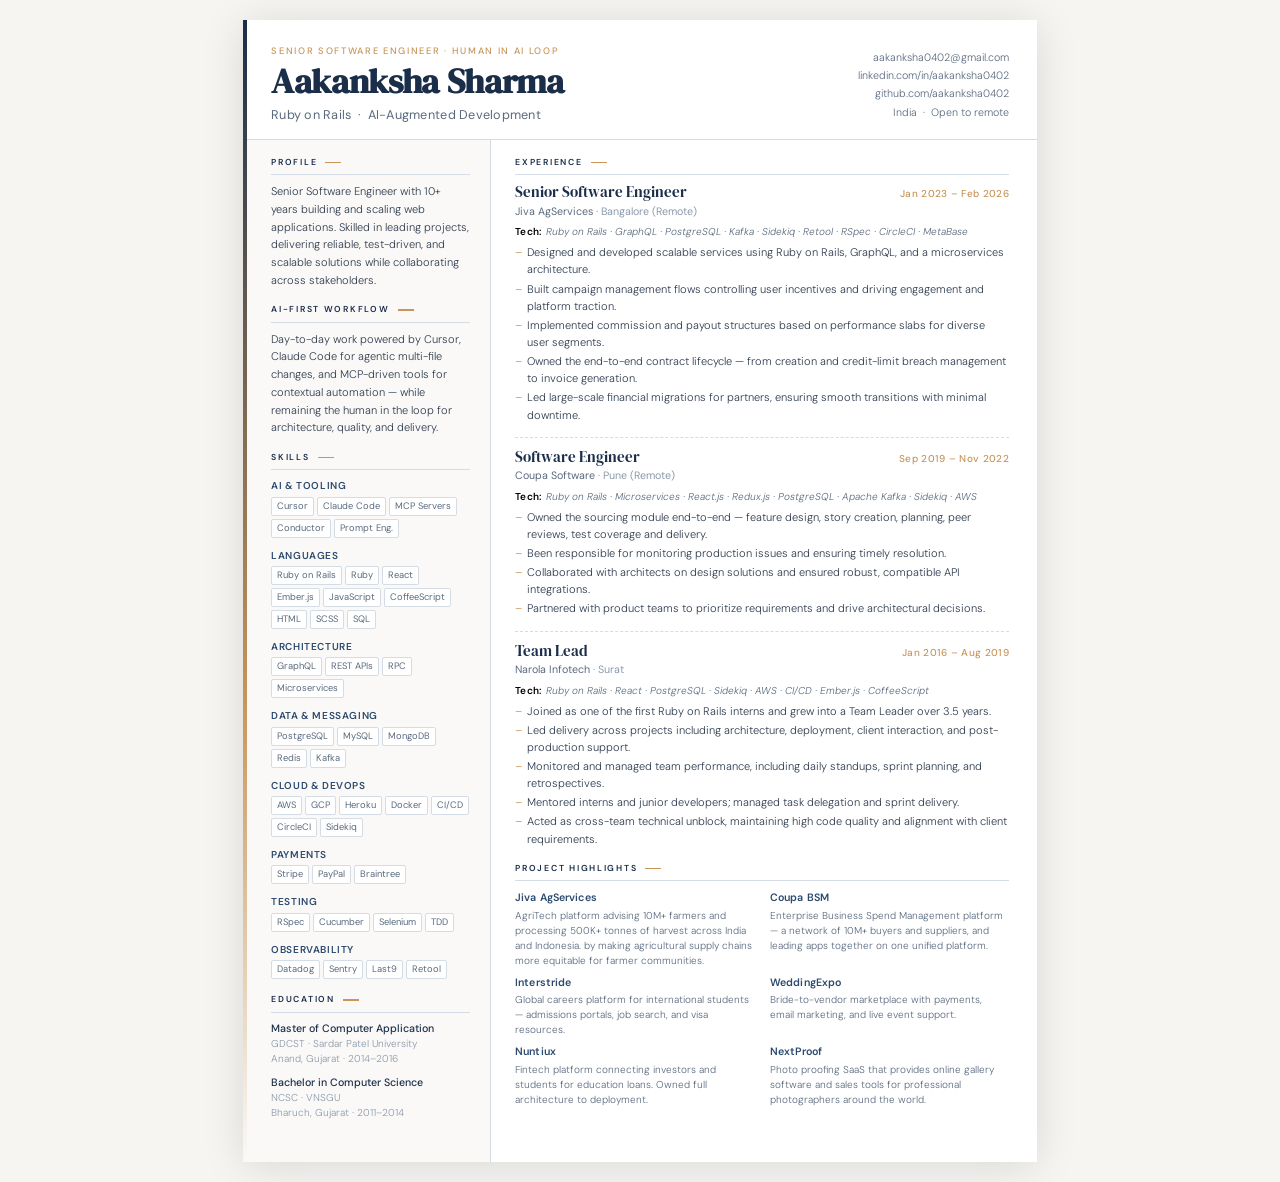
<file: resume/template.html>
<!DOCTYPE html>
<html lang="en">
<head>
<meta charset="UTF-8">
<meta name="viewport" content="width=device-width, initial-scale=1.0">
<title>Aakanksha Sharma — Resume</title>
<link href="https://fonts.googleapis.com/css2?family=DM+Serif+Display:ital@0;1&family=DM+Sans:ital,opsz,wght@0,9..40,300;0,9..40,400;0,9..40,500;0,9..40,600;1,9..40,300&display=swap" rel="stylesheet">
<style>
  /* ── RESET & BASE ─────────────────────────────────────────────────── */
  *, *::before, *::after { box-sizing: border-box; margin: 0; padding: 0; }

  :root {
    --navy:     #1a2e4a;
    --navy-mid: #2c4a6e;
    --accent:   #c8965a;
    --slate:    #5a6a7e;
    --muted:    #8a99aa;
    --body:     #2e3c4e;
    --rule:     #d4dce6;
    --bg:       #f7f5f2;
    --white:    #ffffff;
    --col-gap:  24px;
  }

  html { font-size: 10pt; }

  body {
    font-family: 'DM Sans', sans-serif;
    font-weight: 300;
    color: var(--body);
    background: var(--bg);
    line-height: 1.55;
  }

  /* ── PAGE WRAPPER ─────────────────────────────────────────────────── */
  .page {
    width: 210mm;
    min-height: 297mm;
    margin: 0 auto;
    background: var(--white);
    position: relative;
    overflow: hidden;
  }

  /* ── DECORATIVE VERTICAL STRIPE ───────────────────────────────────── */
  .page::before {
    content: '';
    position: absolute;
    top: 0; left: 0;
    width: 4px;
    height: 100%;
    background: linear-gradient(180deg, var(--navy) 0%, var(--accent) 60%, transparent 100%);
  }

  /* ── HEADER ───────────────────────────────────────────────────────── */
  .header {
    display: grid;
    grid-template-columns: 1fr auto;
    align-items: end;
    padding: 24px 28px 14px 28px;
    border-bottom: 1px solid var(--rule);
    gap: 20px;
  }

  .label {
    font-size: 7pt;
    font-weight: 500;
    letter-spacing: 0.18em;
    text-transform: uppercase;
    color: var(--accent);
    margin-bottom: 6px;
    display: block;
  }

  .name {
    font-family: 'DM Serif Display', serif;
    font-size: 26pt;
    color: var(--navy);
    line-height: 1.0;
    letter-spacing: -0.01em;
    margin-bottom: 6px;
  }

  .title-line {
    font-size: 9.5pt;
    color: var(--slate);
    font-weight: 400;
    letter-spacing: 0.02em;
  }

  .header-right {
    text-align: right;
    padding-bottom: 4px;
  }

  .contact-item {
    font-size: 8pt;
    color: var(--slate);
    line-height: 1.7;
    font-weight: 300;
  }

  .contact-item a {
    color: var(--slate);
    text-decoration: none;
  }

  .contact-item a:hover { color: var(--accent); }

  /* ── MAIN LAYOUT ──────────────────────────────────────────────────── */
  .main {
    display: grid;
    grid-template-columns: 1fr 2.2fr;
    gap: 0;
    min-height: calc(297mm - 100px);
  }

  /* ── LEFT COLUMN ──────────────────────────────────────────────────── */
  .col-left {
    padding: 16px 20px 22px 28px;
    border-right: 1px solid var(--rule);
    background: #faf9f7;
  }

  /* ── RIGHT COLUMN ─────────────────────────────────────────────────── */
  .col-right {
    padding: 16px 28px 22px 24px;
  }

  /* ── SECTION ──────────────────────────────────────────────────────── */
  .section { margin-bottom: 14px; }
  .section:last-child { margin-bottom: 0; }

  .section-title {
    font-size: 6.5pt;
    font-weight: 600;
    letter-spacing: 0.2em;
    text-transform: uppercase;
    color: var(--navy);
    margin-bottom: 8px;
    padding-bottom: 5px;
    border-bottom: 1px solid var(--rule);
    display: flex;
    align-items: center;
    gap: 8px;
  }

  .section-title::after {
    content: '';
    display: inline-block;
    width: 16px;
    height: 1.5px;
    background: var(--accent);
    flex-shrink: 0;
  }

  /* ── SUMMARY ──────────────────────────────────────────────────────── */
  .summary p {
    font-size: 8.3pt;
    color: var(--body);
    line-height: 1.6;
    font-weight: 300;
  }

  /* ── SKILLS (left col) ────────────────────────────────────────────── */
  .skill-group { margin-bottom: 10px; }
  .skill-group:last-child { margin-bottom: 0; }

  .skill-cat {
    font-size: 7.5pt;
    font-weight: 600;
    color: var(--navy-mid);
    margin-bottom: 3px;
    text-transform: uppercase;
    letter-spacing: 0.06em;
  }

  .skill-tags {
    display: flex;
    flex-wrap: wrap;
    gap: 3px;
  }

  .tag {
    font-size: 7pt;
    font-weight: 400;
    color: var(--slate);
    background: var(--white);
    border: 1px solid var(--rule);
    border-radius: 2px;
    padding: 1px 5px;
    line-height: 1.6;
  }

  /* ── EDUCATION (left col) ─────────────────────────────────────────── */
  .edu-item { margin-bottom: 9px; }
  .edu-item:last-child { margin-bottom: 0; }

  .edu-degree {
    font-size: 8pt;
    font-weight: 500;
    color: var(--navy);
    line-height: 1.4;
  }

  .edu-detail {
    font-size: 7.5pt;
    color: var(--muted);
    line-height: 1.5;
  }

  /* ── AI SECTION (left col) ────────────────────────────────────────── */
  .ai-text {
    font-size: 7.8pt;
    color: var(--slate);
    line-height: 1.6;
    font-style: italic;
    font-weight: 300;
  }

  /* ── JOB ENTRY ────────────────────────────────────────────────────── */
  .job { margin-bottom: 10px; padding-bottom: 8px; border-bottom: 1px dashed var(--rule); }
  .job:last-child { margin-bottom: 0; padding-bottom: 0; border-bottom: none; }

  .job-header {
    display: flex;
    justify-content: space-between;
    align-items: baseline;
    margin-bottom: 1px;
    gap: 8px;
  }

  .job-title {
    font-family: 'DM Serif Display', serif;
    font-size: 11.5pt;
    color: var(--navy);
    line-height: 1.2;
  }

  .job-period {
    font-size: 7.5pt;
    color: var(--accent);
    font-weight: 500;
    white-space: nowrap;
    letter-spacing: 0.03em;
  }

  .job-company {
    font-size: 8pt;
    color: var(--slate);
    margin-bottom: 6px;
    font-weight: 400;
  }

  .job-company em {
    font-style: normal;
    color: var(--muted);
  }

  .bullets { list-style: none; margin-bottom: 5px; }

  .bullets li {
    font-size: 8.3pt;
    color: var(--body);
    line-height: 1.55;
    padding-left: 12px;
    position: relative;
    margin-bottom: 2px;
    font-weight: 300;
  }

  .bullets li::before {
    content: '–';
    position: absolute;
    left: 0;
    color: var(--accent);
    font-weight: 400;
  }

  .tech-line {
    font-size: 7.5pt;
    color: var(--slate);
    font-style: italic;
    line-height: 1.4;
    margin-bottom: 5px;
  }

  .tech-line .tech-prefix {
    font-style: normal;
    font-weight: 600;
    color: #000;
    letter-spacing: 0.03em;
  }

  /* ── PROJECTS ─────────────────────────────────────────────────────── */
  .projects-grid {
    display: grid;
    grid-template-columns: 1fr 1fr;
    gap: 6px 16px;
  }

  .project-item {}

  .project-name {
    font-size: 8pt;
    font-weight: 600;
    color: var(--navy-mid);
    margin-bottom: 2px;
    letter-spacing: 0.01em;
  }

  .project-desc {
    font-size: 7.5pt;
    color: var(--slate);
    line-height: 1.5;
    font-weight: 300;
  }

  /* ── PRINT STYLES ─────────────────────────────────────────────────── */
  @media print {
    @page {
      size: A4;
      margin: 0;
    }

    html, body {
      width: 210mm;
      height: 297mm;
      font-size: 10pt;
      background: white;
      -webkit-print-color-adjust: exact;
      print-color-adjust: exact;
    }

    body { background: white; }

    .page {
      width: 210mm;
      min-height: 297mm;
      margin: 0;
      box-shadow: none;
    }
  }

  /* ── SCREEN SHADOW ────────────────────────────────────────────────── */
  @media screen {
    body { padding: 20px; }
    .page { box-shadow: 0 4px 40px rgba(0,0,0,0.12); }
  }
</style>
</head>
<body>
<div class="page">

  <!-- HEADER -->
  <header class="header">
    <div class="header-left">
      <span class="label">Senior Software Engineer · Human in AI Loop</span>
      <h1 class="name">Aakanksha Sharma</h1>
      <p class="title-line">Ruby on Rails &nbsp;·&nbsp; AI-Augmented Development</p>
    </div>
    <div class="header-right">
      <div class="contact-item"><a href="mailto:aakanksha0402@gmail.com">aakanksha0402@gmail.com</a></div>
      <div class="contact-item"><a href="https://linkedin.com/in/aakanksha0402">linkedin.com/in/aakanksha0402</a></div>
      <div class="contact-item"><a href="https://github.com/aakanksha0402">github.com/aakanksha0402</a></div>
      <div class="contact-item">India &nbsp;·&nbsp; Open to remote</div>
    </div>
  </header>

  <!-- MAIN -->
  <div class="main">

    <!-- LEFT COLUMN -->
    <aside class="col-left">

      <!-- SUMMARY -->
      <div class="section summary">
        <h2 class="section-title">Profile</h2>
        <p>Senior Software Engineer with 10+ years building and scaling web applications. Skilled in leading projects, delivering reliable, test-driven, and scalable solutions while collaborating across stakeholders.</p>
      </div>

      <!-- AI AUGMENTED -->
      <div class="section summary">
        <h2 class="section-title">AI-First Workflow</h2>
        <p>Day-to-day work powered by Cursor, Claude Code for agentic multi-file changes, and MCP-driven tools for contextual automation — while remaining the human in the loop for architecture, quality, and delivery.</p>
      </div>

      <!-- SKILLS -->
      <div class="section">
        <h2 class="section-title">Skills</h2>

        <div class="skill-group">
          <div class="skill-cat">AI & Tooling</div>
          <div class="skill-tags">
            <span class="tag">Cursor</span><span class="tag">Claude Code</span><span class="tag">MCP Servers</span><span class="tag">Conductor</span><span class="tag">Prompt Eng.</span>
          </div>
        </div>

        <div class="skill-group">
          <div class="skill-cat">Languages</div>
          <div class="skill-tags">
            <span class="tag">Ruby on Rails</span><span class="tag">Ruby</span><span class="tag">React</span><span class="tag">Ember.js</span><span class="tag">JavaScript</span><span class="tag">CoffeeScript</span><span class="tag">HTML</span><span class="tag">SCSS</span><span class="tag">SQL</span>
          </div>
        </div>

        <div class="skill-group">
          <div class="skill-cat">Architecture</div>
          <div class="skill-tags">
            <span class="tag">GraphQL</span><span class="tag">REST APIs</span><span class="tag">RPC</span><span class="tag">Microservices</span>
          </div>
        </div>

        <div class="skill-group">
          <div class="skill-cat">Data & Messaging</div>
          <div class="skill-tags">
            <span class="tag">PostgreSQL</span><span class="tag">MySQL</span><span class="tag">MongoDB</span><span class="tag">Redis</span><span class="tag">Kafka</span>
          </div>
        </div>

        <div class="skill-group">
          <div class="skill-cat">Cloud & DevOps</div>
          <div class="skill-tags">
            <span class="tag">AWS</span><span class="tag">GCP</span><span class="tag">Heroku</span><span class="tag">Docker</span><span class="tag">CI/CD</span><span class="tag">CircleCI</span><span class="tag">Sidekiq</span>
          </div>
        </div>

        <div class="skill-group">
          <div class="skill-cat">Payments</div>
          <div class="skill-tags">
            <span class="tag">Stripe</span><span class="tag">PayPal</span><span class="tag">Braintree</span>
          </div>
        </div>

        <div class="skill-group">
          <div class="skill-cat">Testing</div>
          <div class="skill-tags">
            <span class="tag">RSpec</span><span class="tag">Cucumber</span><span class="tag">Selenium</span><span class="tag">TDD</span>
          </div>
        </div>

        <div class="skill-group">
          <div class="skill-cat">Observability</div>
          <div class="skill-tags">
            <span class="tag">Datadog</span><span class="tag">Sentry</span><span class="tag">Last9</span><span class="tag">Retool</span>
          </div>
        </div>
      </div>

      <!-- EDUCATION -->
      <div class="section">
        <h2 class="section-title">Education</h2>
        <div class="edu-item">
          <div class="edu-degree">Master of Computer Application</div>
          <div class="edu-detail">GDCST · Sardar Patel University<br>Anand, Gujarat · 2014–2016</div>
        </div>
        <div class="edu-item">
          <div class="edu-degree">Bachelor in Computer Science</div>
          <div class="edu-detail">NCSC · VNSGU<br>Bharuch, Gujarat · 2011–2014</div>
        </div>
      </div>

    </aside>

    <!-- RIGHT COLUMN -->
    <main class="col-right">

      <!-- EXPERIENCE -->
      <div class="section">
        <h2 class="section-title">Experience</h2>

        <div class="job">
          <div class="job-header">
            <div class="job-title">Senior Software Engineer</div>
            <div class="job-period">Jan 2023 – Feb 2026</div>
          </div>
          <div class="job-company">Jiva AgServices <em>· Bangalore (Remote)</em></div>
          <div class="tech-line"><span class="tech-prefix">Tech:</span> Ruby on Rails · GraphQL · PostgreSQL · Kafka · Sidekiq · Retool · RSpec · CircleCI · MetaBase</div>
          <ul class="bullets">
            <li>Designed and developed scalable services using Ruby on Rails, GraphQL, and a microservices architecture.</li>
            <li>Built campaign management flows controlling user incentives and driving engagement and platform traction.</li>
            <li>Implemented commission and payout structures based on performance slabs for diverse user segments.</li>
            <li>Owned the end-to-end contract lifecycle — from creation and credit-limit breach management to invoice generation.</li>
            <li>Led large-scale financial migrations for partners, ensuring smooth transitions with minimal downtime.</li>
          </ul>
        </div>

        <div class="job">
          <div class="job-header">
            <div class="job-title">Software Engineer</div>
            <div class="job-period">Sep 2019 – Nov 2022</div>
          </div>
          <div class="job-company">Coupa Software <em>· Pune (Remote)</em></div>
          <div class="tech-line"><span class="tech-prefix">Tech:</span> Ruby on Rails · Microservices · React.js · Redux.js · PostgreSQL · Apache Kafka · Sidekiq · AWS</div>
          <ul class="bullets">
            <li>Owned the sourcing module end-to-end — feature design, story creation, planning, peer reviews, test coverage and delivery.</li>
            <li>Been responsible for monitoring production issues and ensuring timely resolution.</li>
            <li>Collaborated with architects on design solutions and ensured robust, compatible API integrations.</li>
            <li>Partnered with product teams to prioritize requirements and drive architectural decisions.</li>
          </ul>
        </div>

        <div class="job">
          <div class="job-header">
            <div class="job-title">Team Lead</div>
            <div class="job-period">Jan 2016 – Aug 2019</div>
          </div>
          <div class="job-company">Narola Infotech <em>· Surat</em></div>
          <div class="tech-line"><span class="tech-prefix">Tech:</span> Ruby on Rails · React · PostgreSQL · Sidekiq · AWS · CI/CD · Ember.js · CoffeeScript</div>
          <ul class="bullets">
            <li>Joined as one of the first Ruby on Rails interns and grew into a Team Leader over 3.5 years.</li>
            <li>Led delivery across projects including architecture, deployment, client interaction, and post-production support.</li>
            <li>Monitored and managed team performance, including daily standups, sprint planning, and retrospectives.</li>
            <li>Mentored interns and junior developers; managed task delegation and sprint delivery.</li>
            <li>Acted as cross-team technical unblock, maintaining high code quality and alignment with client requirements.</li>
          </ul>
        </div>
      </div>

      <!-- PROJECTS -->
      <div class="section">
        <h2 class="section-title">Project Highlights</h2>
        <div class="projects-grid">
          <div class="project-item">
            <div class="project-name">Jiva AgServices</div>
            <div class="project-desc">AgriTech platform advising 10M+ farmers and processing 500K+ tonnes of harvest across India and Indonesia.  by making agricultural supply chains more equitable for farmer communities.</div>
          </div>
          <div class="project-item">
            <div class="project-name">Coupa BSM</div>
            <div class="project-desc">Enterprise Business Spend Management platform — a network of 10M+ buyers and suppliers, and leading apps together on one unified platform.</div>
          </div>
          <div class="project-item">
            <div class="project-name">Interstride</div>
            <div class="project-desc">Global careers platform for international students — admissions portals, job search, and visa resources.</div>
          </div>
          <div class="project-item">
            <div class="project-name">WeddingExpo</div>
            <div class="project-desc">Bride-to-vendor marketplace with payments, email marketing, and live event support.</div>
          </div>
          <div class="project-item">
            <div class="project-name">Nuntiux</div>
            <div class="project-desc">Fintech platform connecting investors and students for education loans. Owned full architecture to deployment.</div>
          </div>
          <div class="project-item">
            <div class="project-name">NextProof</div>
            <div class="project-desc">Photo proofing SaaS that provides online gallery software and sales tools for professional photographers around the world.</div>
          </div>
        </div>
      </div>

    </main>
  </div>
</div>
</body>
</html>
</file>
<file: css/styles.css>
*, *::before, *::after { box-sizing: border-box; margin: 0; padding: 0; }

:root {
  --bg: #f8fafc;
  --bg2: #ffffff;
  --text: #0f172a;
  --text-muted: #64748b;
  --border: rgba(148, 163, 184, 0.2);
  --purple: #7c3aed;
  --blue: #2563eb;
  --grad: linear-gradient(135deg, #7c3aed, #2563eb);
  --grad-soft: linear-gradient(135deg, rgba(124,58,237,0.08), rgba(37,99,235,0.08));
  --glass: rgba(255, 255, 255, 0.7);
  --shadow: 0 4px 24px rgba(0,0,0,0.06);
  --shadow-lg: 0 20px 60px rgba(0,0,0,0.1);
}

html { scroll-behavior: smooth; }

body {
  font-family: 'Inter', sans-serif;
  background: var(--bg);
  color: var(--text);
  line-height: 1.6;
  overflow-x: hidden;
}

/* ── Noise texture overlay ── */
body::before {
  content: '';
  position: fixed;
  inset: 0;
  background-image: url("data:image/svg+xml,%3Csvg viewBox='0 0 256 256' xmlns='http://www.w3.org/2000/svg'%3E%3Cfilter id='noise'%3E%3CfeTurbulence type='fractalNoise' baseFrequency='0.9' numOctaves='4' stitchTiles='stitch'/%3E%3C/filter%3E%3Crect width='100%25' height='100%25' filter='url(%23noise)' opacity='0.03'/%3E%3C/svg%3E");
  pointer-events: none;
  z-index: 0;
}

/* ── Floating gradient orbs ── */
.orb {
  position: fixed;
  border-radius: 50%;
  filter: blur(80px);
  opacity: 0.25;
  pointer-events: none;
  z-index: 0;
  animation: drift 20s ease-in-out infinite alternate;
}
.orb-1 { width: 600px; height: 600px; background: #7c3aed; top: -200px; right: -200px; animation-delay: 0s; }
.orb-2 { width: 500px; height: 500px; background: #2563eb; bottom: -150px; left: -150px; animation-delay: -7s; }
.orb-3 { width: 300px; height: 300px; background: #06b6d4; top: 50%; left: 50%; animation-delay: -14s; }

@keyframes drift {
  from { transform: translate(0, 0) scale(1); }
  to   { transform: translate(30px, -30px) scale(1.05); }
}

/* ── Layout ── */
.container {
  position: relative;
  z-index: 1;
  max-width: 900px;
  margin: 0 auto;
  padding: 0 24px;
}

/* ── Nav ── */
nav {
  position: fixed;
  top: 0; left: 0; right: 0;
  z-index: 100;
  padding: 16px 0;
  background: rgba(248,250,252,0.8);
  backdrop-filter: blur(20px);
  -webkit-backdrop-filter: blur(20px);
  border-bottom: 1px solid var(--border);
}
nav .inner {
  max-width: 900px;
  margin: 0 auto;
  padding: 0 24px;
  display: flex;
  align-items: center;
  justify-content: space-between;
}
nav .logo {
  font-weight: 700;
  font-size: 15px;
  background: var(--grad);
  -webkit-background-clip: text;
  -webkit-text-fill-color: transparent;
  background-clip: text;
  letter-spacing: -0.3px;
  text-decoration: none;
}
nav .nav-toggle {
  display: none;
  flex-direction: column;
  justify-content: center;
  gap: 5px;
  width: 40px;
  height: 40px;
  padding: 0;
  background: none;
  border: 1px solid var(--border);
  border-radius: 10px;
  cursor: pointer;
  transition: background 0.2s, border-color 0.2s;
}
nav .nav-toggle:hover {
  background: var(--grad-soft);
  border-color: rgba(124,58,237,0.3);
}
nav .nav-toggle-bar {
  display: block;
  width: 18px;
  height: 2px;
  background: var(--text-muted);
  border-radius: 2px;
  margin: 0 auto;
  transition: transform 0.25s, opacity 0.25s;
}
nav.is-open .nav-toggle-bar:nth-child(1) {
  transform: translateY(7px) rotate(45deg);
}
nav.is-open .nav-toggle-bar:nth-child(2) {
  opacity: 0;
}
nav.is-open .nav-toggle-bar:nth-child(3) {
  transform: translateY(-7px) rotate(-45deg);
}
nav .nav-menu {
  display: flex;
  align-items: center;
}
nav .links {
  display: flex;
  align-items: center;
  gap: 28px;
}
nav .links .nav-icon {
  display: inline-flex;
  align-items: center;
}
nav .nav-label {
  display: none;
}
nav .links a {
  font-size: 13px;
  font-weight: 500;
  color: var(--text-muted);
  text-decoration: none;
  transition: color 0.2s;
}
nav .links a:hover { color: var(--text); }

/* ── Hero ── */
.hero {
  padding: 160px 0 80px;
  text-align: center;
}

.ai-badge {
  display: inline-flex;
  align-items: center;
  gap: 8px;
  background: var(--grad-soft);
  border: 1px solid rgba(124,58,237,0.2);
  border-radius: 100px;
  padding: 6px 16px;
  font-size: 12px;
  font-weight: 600;
  color: var(--purple);
  letter-spacing: 0.5px;
  text-transform: uppercase;
  margin-bottom: 28px;
}
.ai-badge .dot {
  width: 6px; height: 6px;
  background: var(--purple);
  border-radius: 50%;
  animation: pulse 2s infinite;
}
@keyframes pulse {
  0%, 100% { opacity: 1; transform: scale(1); }
  50%       { opacity: 0.4; transform: scale(0.8); }
}

.hero h1 {
  font-size: clamp(42px, 8vw, 72px);
  font-weight: 900;
  line-height: 1.05;
  letter-spacing: -2px;
  margin-bottom: 12px;
  color: var(--text);
}

.hero h1 .highlight {
  background: var(--grad);
  -webkit-background-clip: text;
  -webkit-text-fill-color: transparent;
  background-clip: text;
}

.tagline {
  font-size: clamp(18px, 3vw, 22px);
  font-weight: 500;
  color: var(--text-muted);
  margin-bottom: 40px;
  letter-spacing: -0.3px;
}

.typed-wrapper {
  font-family: 'JetBrains Mono', monospace;
  font-size: 14px;
  color: var(--text-muted);
  background: var(--glass);
  border: 1px solid var(--border);
  border-radius: 12px;
  padding: 14px 20px;
  display: inline-block;
  backdrop-filter: blur(10px);
  margin-bottom: 48px;
  min-width: 340px;
}
.typed-wrapper .prompt { color: var(--purple); margin-right: 8px; }
#typed-text { color: var(--text); }
.cursor-blink {
  display: inline-block;
  width: 2px; height: 14px;
  background: var(--purple);
  margin-left: 2px;
  vertical-align: middle;
  animation: blink 1s step-end infinite;
}
@keyframes blink { 50% { opacity: 0; } }

.hero-cta {
  display: flex;
  gap: 12px;
  justify-content: center;
  flex-wrap: wrap;
}
.btn {
  display: inline-flex;
  align-items: center;
  gap: 8px;
  padding: 12px 24px;
  border-radius: 12px;
  font-size: 14px;
  font-weight: 600;
  text-decoration: none;
  transition: all 0.2s;
  cursor: pointer;
  border: none;
}
.btn-primary {
  background: var(--grad);
  color: #fff;
  box-shadow: 0 4px 20px rgba(124,58,237,0.35);
}
.btn-primary:hover { transform: translateY(-2px); box-shadow: 0 8px 30px rgba(124,58,237,0.45); }
.btn-secondary {
  background: var(--bg2);
  color: var(--text);
  border: 1px solid var(--border);
  box-shadow: var(--shadow);
}
.btn-secondary:hover { transform: translateY(-2px); border-color: rgba(124,58,237,0.3); }

/* ── Section ── */
section { padding: 80px 0; }
.section-label {
  display: inline-flex;
  align-items: center;
  gap: 8px;
  font-size: 11px;
  font-weight: 700;
  letter-spacing: 1.5px;
  text-transform: uppercase;
  color: var(--purple);
  margin-bottom: 12px;
}
.section-label::before {
  content: '';
  display: block;
  width: 20px; height: 2px;
  background: var(--grad);
  border-radius: 2px;
}
.section-title {
  font-size: clamp(26px, 4vw, 36px);
  font-weight: 800;
  letter-spacing: -1px;
  margin-bottom: 40px;
  color: var(--text);
}

/* ── Glass card ── */
.card {
  background: var(--glass);
  border: 1px solid var(--border);
  border-radius: 20px;
  padding: 28px;
  backdrop-filter: blur(20px);
  -webkit-backdrop-filter: blur(20px);
  box-shadow: var(--shadow);
  transition: transform 0.3s, box-shadow 0.3s;
}
.card:hover { transform: translateY(-4px); box-shadow: var(--shadow-lg); }

/* ── AI Stack ── */
.ai-stack {
  background: var(--grad-soft);
  border: 1px solid rgba(124,58,237,0.15);
  border-radius: 24px;
  padding: 40px;
  margin-bottom: 60px;
}
.ai-stack-title {
  font-size: 13px;
  font-weight: 700;
  letter-spacing: 1px;
  text-transform: uppercase;
  color: var(--purple);
  margin-bottom: 24px;
}
.ai-tools-grid {
  display: grid;
  grid-template-columns: repeat(auto-fill, minmax(160px, 1fr));
  gap: 12px;
}
.ai-tool {
  background: white;
  border: 1px solid var(--border);
  border-radius: 14px;
  padding: 16px;
  display: flex;
  flex-direction: column;
  gap: 8px;
  transition: all 0.2s;
}
.ai-tool:hover { border-color: rgba(124,58,237,0.4); transform: translateY(-2px); box-shadow: 0 8px 24px rgba(124,58,237,0.1); }
.ai-tool .tool-icon { font-size: 22px; }
.ai-tool .tool-name { font-size: 13px; font-weight: 700; color: var(--text); }
.ai-tool .tool-desc { font-size: 11px; color: var(--text-muted); line-height: 1.4; }

/* ── Timeline ── */
.timeline { display: flex; flex-direction: column; gap: 20px; }
.timeline-item {
  position: relative;
  padding-left: 28px;
}
.timeline-item::before {
  content: '';
  position: absolute;
  left: 0; top: 8px;
  width: 8px; height: 8px;
  background: var(--grad);
  border-radius: 50%;
}
.timeline-item::after {
  content: '';
  position: absolute;
  left: 3px; top: 20px;
  width: 2px;
  height: calc(100% + 12px);
  background: linear-gradient(to bottom, rgba(124,58,237,0.3), transparent);
}
.timeline-item:last-child::after { display: none; }

.job-header {
  display: flex;
  justify-content: space-between;
  align-items: flex-start;
  flex-wrap: wrap;
  gap: 8px;
  margin-bottom: 6px;
}
.job-company { font-size: 16px; font-weight: 700; color: var(--text); }
.job-role { font-size: 13px; font-weight: 500; color: var(--purple); }
.job-date {
  font-family: 'JetBrains Mono', monospace;
  font-size: 11px;
  color: var(--text-muted);
  background: var(--bg);
  border: 1px solid var(--border);
  border-radius: 8px;
  padding: 4px 10px;
  white-space: nowrap;
}
.job-bullets { list-style: none; margin-top: 12px; display: flex; flex-direction: column; gap: 8px; }
.job-bullets li {
  font-size: 14px;
  color: var(--text-muted);
  padding-left: 16px;
  position: relative;
}
.job-bullets li::before {
  content: '→';
  position: absolute;
  left: 0;
  color: var(--purple);
  font-size: 12px;
}

/* ── Job skill tags ── */
.job-skills {
  display: flex;
  flex-wrap: wrap;
  gap: 7px;
  margin-top: 16px;
  padding-top: 16px;
  border-top: 1px solid var(--border);
}
.job-tag {
  background: var(--bg);
  border: 1px solid var(--border);
  border-radius: 7px;
  padding: 4px 11px;
  font-size: 11px;
  font-weight: 600;
  color: var(--text-muted);
  letter-spacing: 0.2px;
  transition: all 0.15s;
}
.job-tag:hover { border-color: rgba(124,58,237,0.35); color: var(--purple); }

.coming-soon-badge {
  display: inline-flex;
  align-items: center;
  gap: 6px;
  background: linear-gradient(135deg, rgba(124,58,237,0.1), rgba(37,99,235,0.1));
  border: 1px dashed rgba(124,58,237,0.3);
  border-radius: 10px;
  padding: 10px 14px;
  font-size: 13px;
  font-weight: 500;
  color: var(--purple);
  margin-top: 10px;
}

/* ── Skills ── */
.skills-grid {
  display: grid;
  grid-template-columns: repeat(auto-fill, minmax(260px, 1fr));
  gap: 16px;
}
.skill-card .skill-category {
  font-size: 11px;
  font-weight: 700;
  letter-spacing: 1px;
  text-transform: uppercase;
  color: var(--purple);
  margin-bottom: 12px;
}
.skill-tags { display: flex; flex-wrap: wrap; gap: 8px; }
.tag {
  background: var(--bg);
  border: 1px solid var(--border);
  border-radius: 8px;
  padding: 5px 12px;
  font-size: 12px;
  font-weight: 500;
  color: var(--text);
  transition: all 0.15s;
}
.tag:hover { border-color: rgba(124,58,237,0.4); color: var(--purple); }
.tag.ai-tag {
  background: linear-gradient(135deg, rgba(124,58,237,0.08), rgba(37,99,235,0.08));
  border-color: rgba(124,58,237,0.25);
  color: var(--purple);
}

/* ── Projects ── */
.projects-grid {
  display: grid;
  grid-template-columns: repeat(auto-fill, minmax(260px, 1fr));
  gap: 16px;
}
.project-card { display: flex; flex-direction: column; gap: 10px; height: 100%; }
.project-card .project-name {
  font-size: 15px;
  font-weight: 700;
  color: var(--text);
}
.project-card p { font-size: 13px; color: var(--text-muted); line-height: 1.6; }
.project-highlight {
  font-size: 11px;
  font-weight: 600;
  letter-spacing: 0.5px;
  text-transform: uppercase;
  color: var(--blue);
}

.project-card-cta {
  text-decoration: none;
  color: inherit;
  border: 2px dashed rgba(124, 58, 237, 0.4);
  background: rgba(124, 58, 237, 0.04);
  display: flex;
  align-items: center;
  justify-content: center;
  min-height: 140px;
  transition: border-color 0.2s, background 0.2s;
}
.project-card-cta:hover {
  border-color: var(--purple);
  background: rgba(124, 58, 237, 0.08);
}
.project-card-cta-inner {
  text-align: center;
  padding: 12px;
}
.project-card-cta-label {
  font-size: 11px;
  font-weight: 600;
  letter-spacing: 0.5px;
  text-transform: uppercase;
  color: var(--purple);
  display: block;
  margin-bottom: 8px;
}
.project-card-cta-text {
  font-size: 13px;
  color: var(--text-muted);
  margin: 0 0 10px 0;
  line-height: 1.5;
}
.project-card-cta-link {
  font-size: 13px;
  font-weight: 600;
  color: var(--purple);
}

/* ── Education ── */
.edu-grid { display: grid; grid-template-columns: 1fr 1fr; gap: 16px; }
.edu-card {
  border-left: 3px solid var(--purple);
  padding-left: 16px;
}
.edu-year {
  font-size: 11px;
  font-weight: 600;
  letter-spacing: 0.5px;
  text-transform: uppercase;
  color: var(--purple);
  margin-bottom: 10px;
}
.edu-card .degree { font-size: 15px; font-weight: 700; margin-bottom: 6px; color: var(--text); }
.edu-card .school { font-size: 13px; color: var(--text-muted); margin-bottom: 8px; }
.edu-meta {
  font-size: 11px;
  font-weight: 600;
  letter-spacing: 0.5px;
  text-transform: uppercase;
  color: var(--purple);
  opacity: 0.7;
}

/* ── Footer ── */
footer {
  padding: 48px 0;
  text-align: center;
  border-top: 1px solid var(--border);
}
footer .contact-line {
  display: flex;
  justify-content: center;
  align-items: center;
  gap: 24px;
  flex-wrap: wrap;
  margin-bottom: 24px;
}
footer .contact-link {
  display: flex;
  align-items: center;
  gap: 8px;
  font-size: 14px;
  font-weight: 500;
  color: var(--text-muted);
  text-decoration: none;
  transition: color 0.2s;
}
footer .contact-link:hover { color: var(--purple); }
footer .made-with {
  font-family: 'JetBrains Mono', monospace;
  font-size: 12px;
  color: var(--text-muted);
}
footer .made-with span {
  background: var(--grad);
  -webkit-background-clip: text;
  -webkit-text-fill-color: transparent;
  background-clip: text;
  font-weight: 700;
}

/* ── Divider ── */
.divider {
  height: 1px;
  background: linear-gradient(to right, transparent, var(--border), transparent);
  margin: 0;
}

/* ── Scroll reveal ── */
.reveal { opacity: 0; transform: translateY(24px); transition: opacity 0.6s ease, transform 0.6s ease; }
.reveal.visible { opacity: 1; transform: none; }

/* ── Responsive ── */
@media (max-width: 768px) {
  nav .inner {
    flex-wrap: wrap;
  }
  nav .logo {
    font-size: 13px;
    max-width: calc(100% - 56px);
    overflow: hidden;
    text-overflow: ellipsis;
    white-space: nowrap;
  }
  nav .nav-toggle {
    display: flex;
  }
  nav .nav-menu {
    flex-basis: 100%;
    max-height: 0;
    overflow: hidden;
    opacity: 0;
    transition: max-height 0.3s ease, opacity 0.2s ease;
  }
  nav.is-open .nav-menu {
    max-height: 320px;
    opacity: 1;
  }
  nav .nav-menu .links {
    flex-direction: column;
    align-items: flex-start;
    gap: 0;
    padding: 16px 0 8px;
    border-top: 1px solid var(--border);
    margin-top: 12px;
    width: 100%;
  }
  nav .nav-menu .links a {
    display: block;
    width: 100%;
    padding: 12px 0;
    font-size: 14px;
    border-bottom: 1px solid var(--border);
  }
  nav .nav-menu .links a:last-child {
    border-bottom: none;
  }
  nav .nav-menu .links .nav-icon {
    display: inline-flex;
    align-items: center;
    gap: 8px;
  }
  nav .nav-menu .links .nav-icon .nav-label {
    display: inline-block;
  }
}

@media (max-width: 600px) {
  .edu-grid { grid-template-columns: 1fr; }
  .hero { padding: 120px 0 60px; }
  .typed-wrapper { min-width: unset; width: 100%; }
}
</file>
